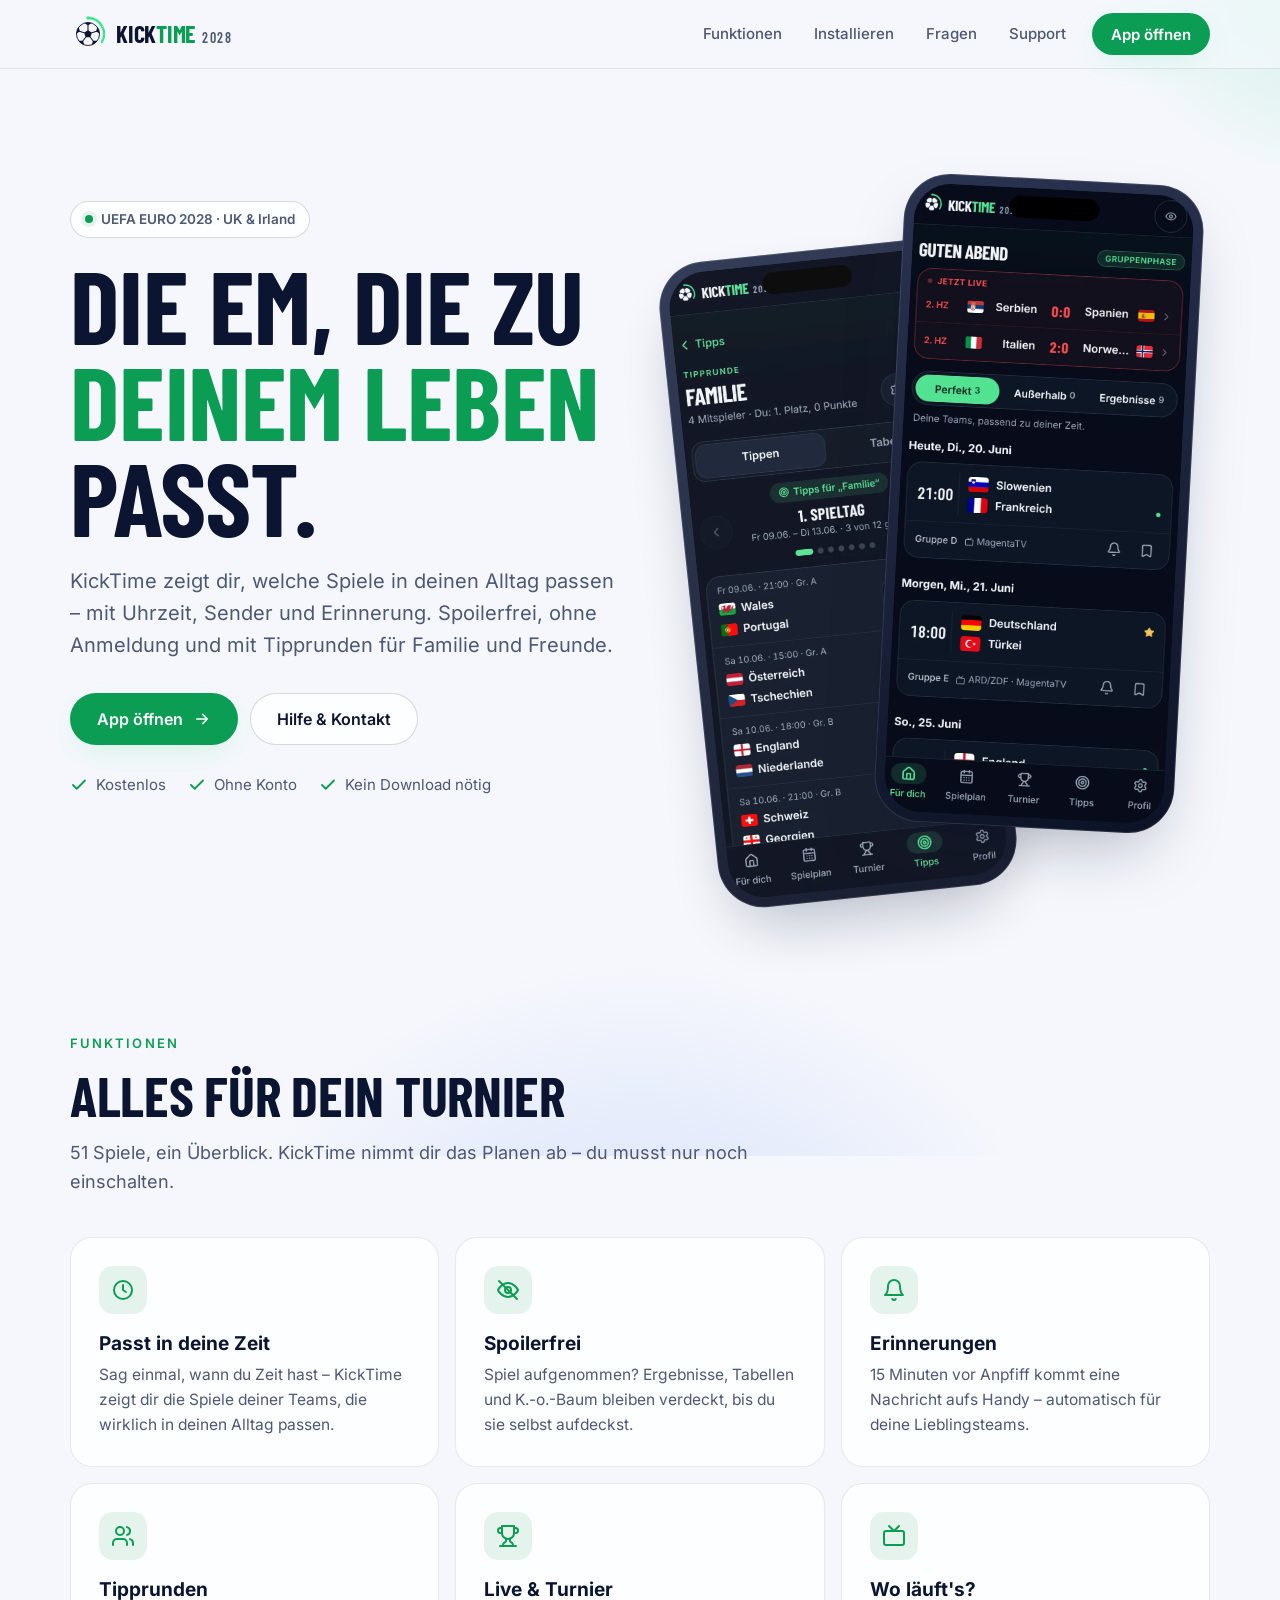
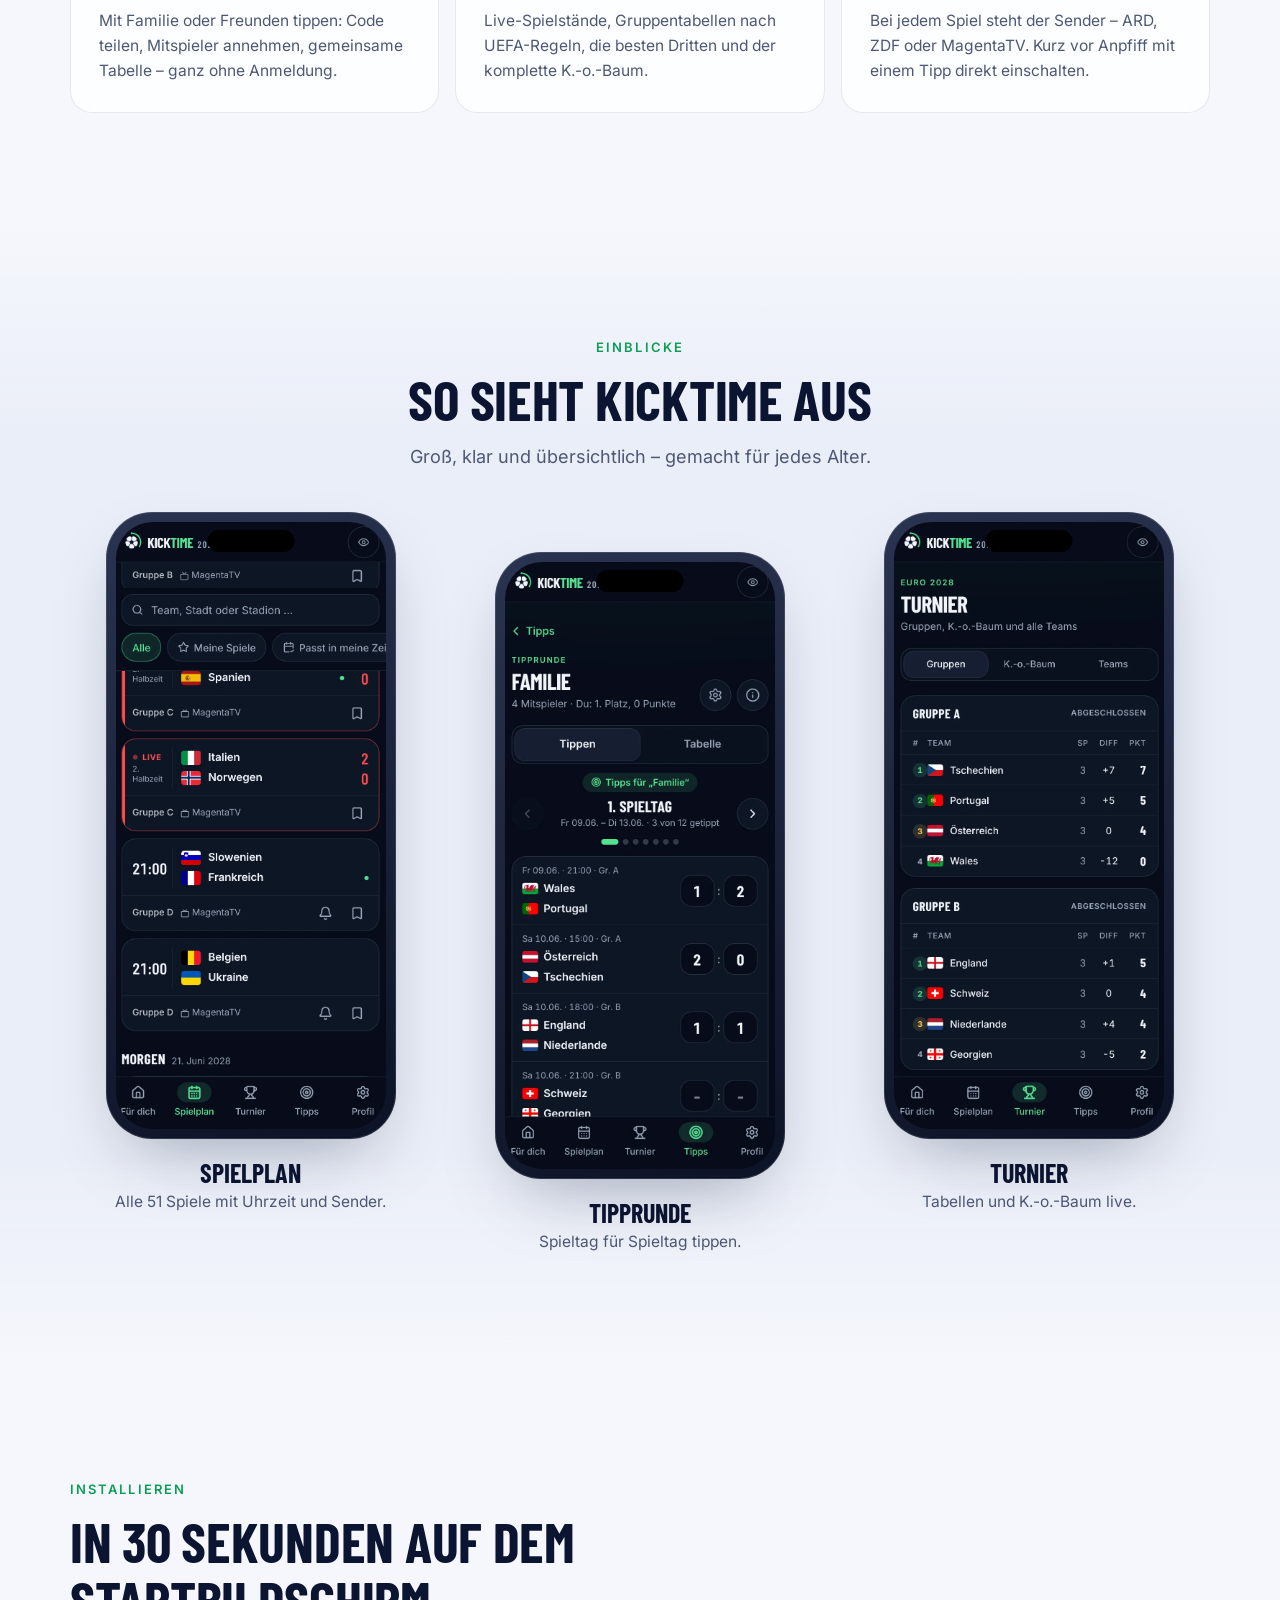
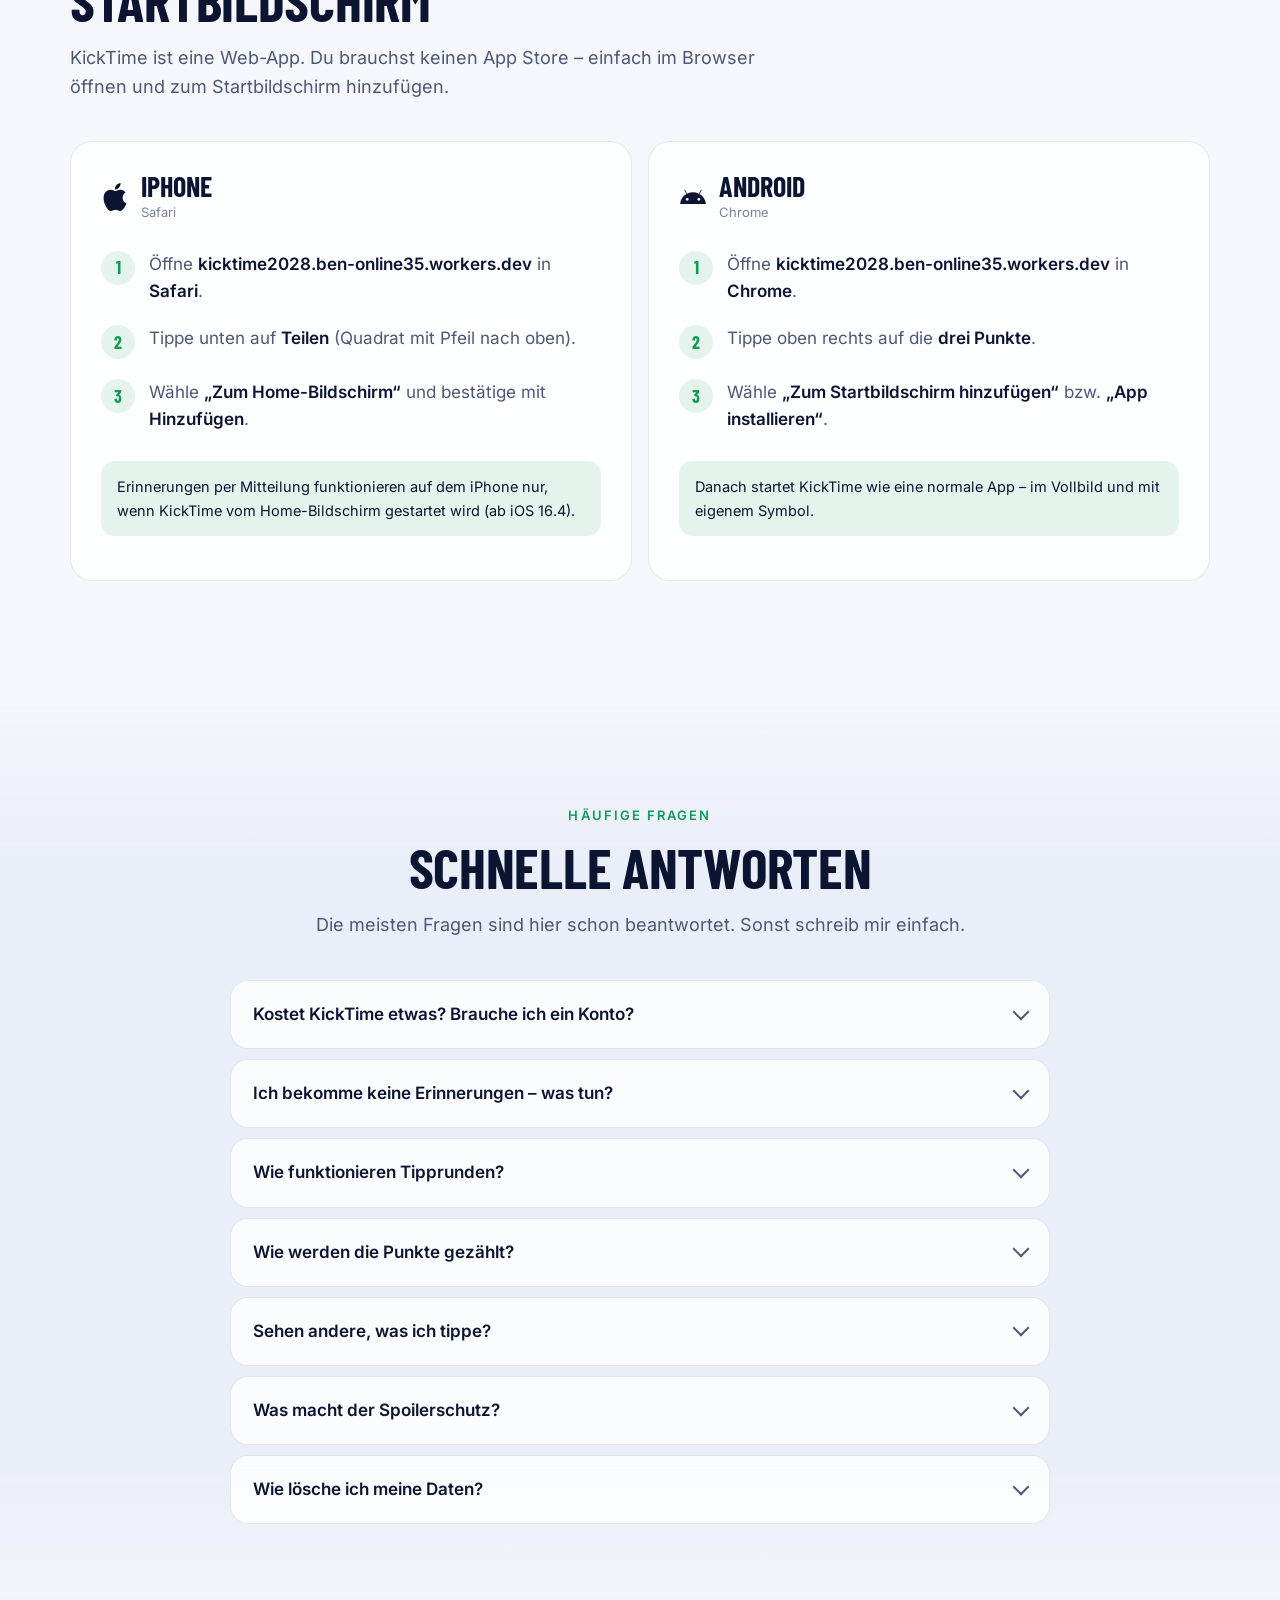
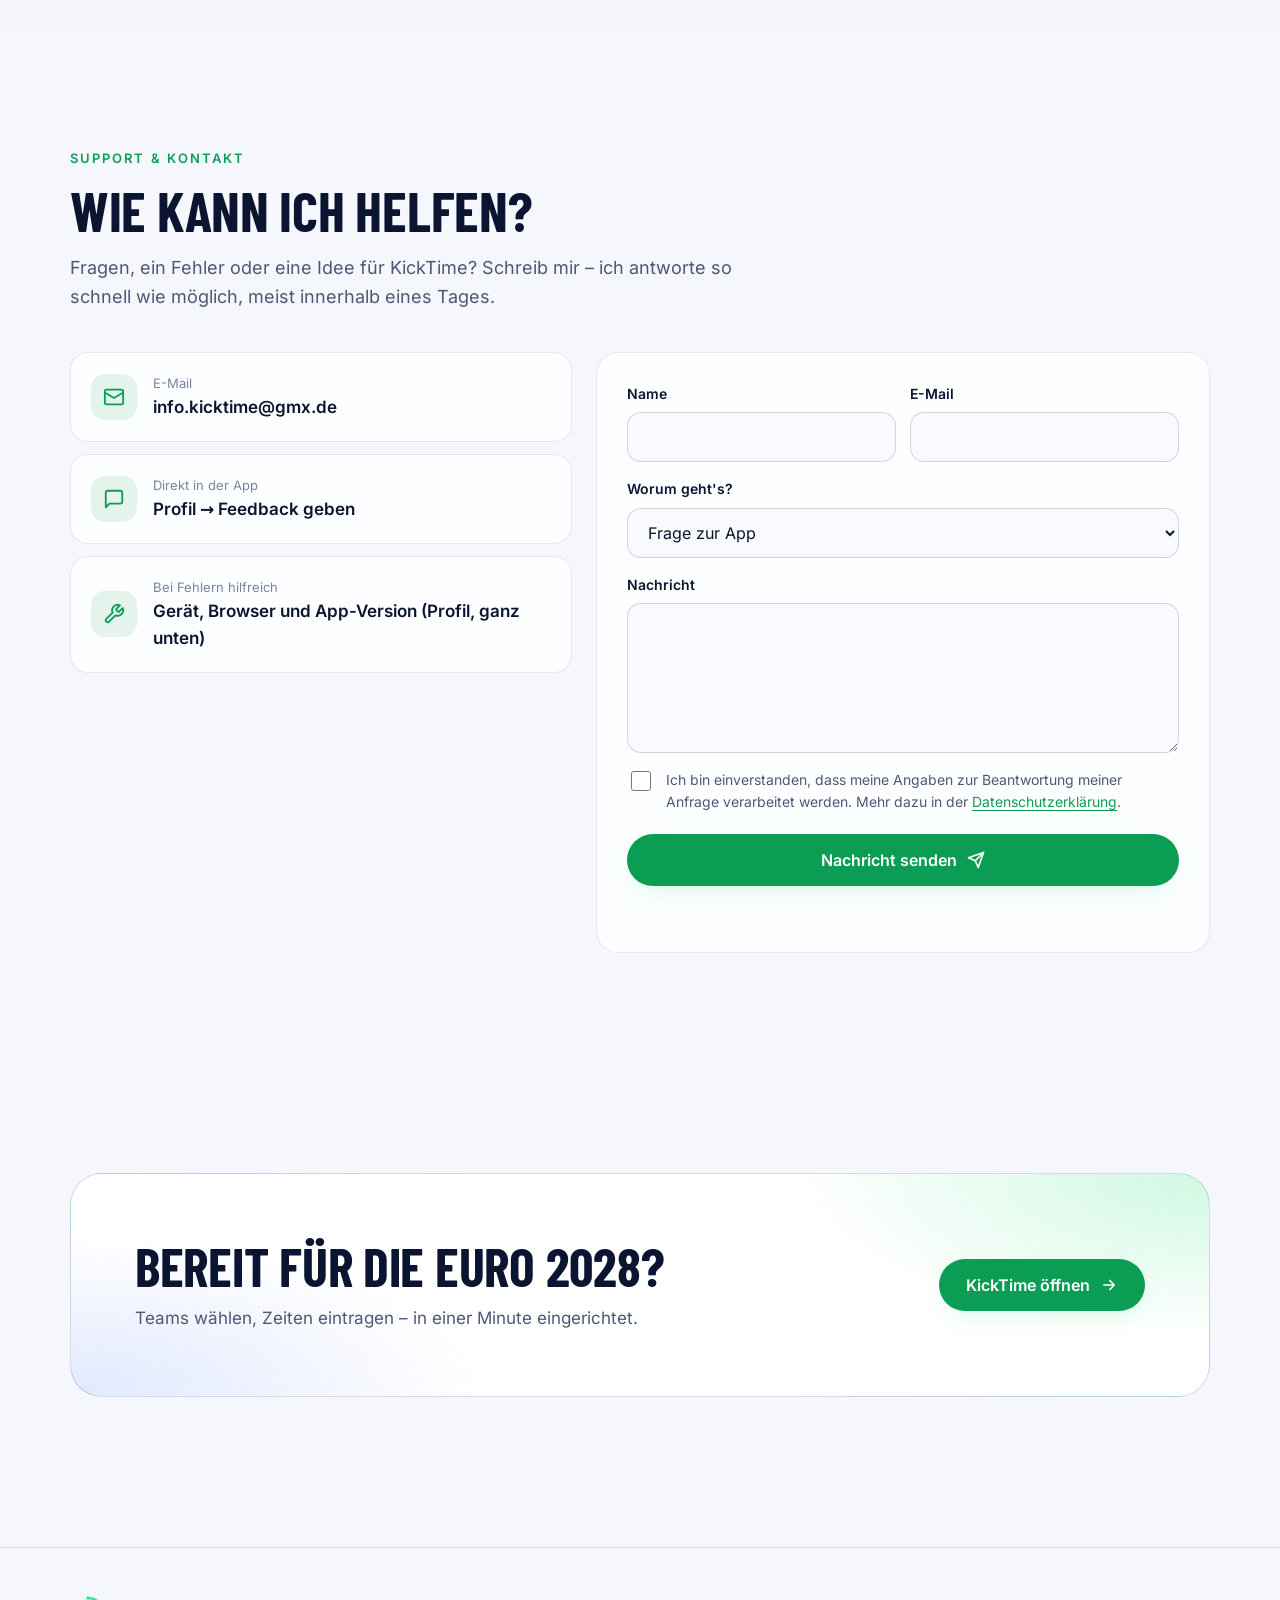
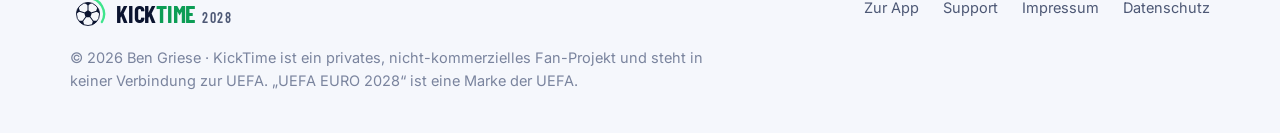
<file: index.html>
<!doctype html> 
<html lang="de" class="no-js">
  <head>
    <meta charset="utf-8" />
    <meta name="viewport" content="width=device-width, initial-scale=1, viewport-fit=cover" />
    <title>KickTime 2028 – Dein EM-Planer · Hilfe & Support</title>
    <meta
      name="description"
      content="KickTime 2028 zeigt dir, welche Spiele der UEFA EURO 2028 in deinen Alltag passen – spoilerfrei, mit Erinnerungen und Tipprunden. Hilfe, Anleitung und Support."
    />
    <meta name="theme-color" content="#070c1b" />
    <link rel="icon" href="favicon.svg" type="image/svg+xml" />
    <link rel="apple-touch-icon" href="apple-touch-icon.png" />
    <link rel="preload" href="assets/fonts/barlow-condensed-700.woff2" as="font" type="font/woff2" crossorigin />
    <link rel="preload" href="assets/fonts/inter-latin-wght.woff2" as="font" type="font/woff2" crossorigin />
    <link rel="stylesheet" href="assets/css/style.css" />
    <meta property="og:title" content="KickTime 2028 – Die EM, die zu deinem Leben passt" />
    <meta
      property="og:description"
      content="Alle Spiele der EURO 2028 auf einen Blick – passend zu deiner Zeit, spoilerfrei, mit Tipprunden für Familie und Freunde."
    />
    <meta property="og:type" content="website" />
    <script>
      document.documentElement.classList.replace("no-js", "js");
    </script>
  </head>
  <body>
    <a class="skip-link" href="#inhalt">Zum Inhalt springen</a>

    <header class="site-header">
      <div class="container header-inner">
        <a class="brand" href="./" aria-label="KickTime 2028 – Startseite">
          <img src="assets/img/logo.svg" alt="" width="36" height="36" />
          <span class="wordmark">Kick<b>Time</b><small>2028</small></span>
        </a>
        <button class="menu-toggle" type="button" aria-controls="nav" aria-expanded="false">
          <span class="sr-only">Menü</span>
          <svg viewBox="0 0 24 24" fill="none" stroke="currentColor" stroke-width="2" stroke-linecap="round" aria-hidden="true">
            <path d="M4 7h16M4 12h16M4 17h16" />
          </svg>
        </button>
        <nav class="nav" id="nav" aria-label="Hauptnavigation">
          <a href="#funktionen">Funktionen</a>
          <a href="#installieren">Installieren</a>
          <a href="#fragen">Fragen</a>
          <a href="#support">Support</a>
          <a class="btn btn-primary btn-sm" href="https://kicktime2028.ben-online35.workers.dev">App öffnen</a>
        </nav>
      </div>
    </header>

    <main id="inhalt">
      <!-- ============ Start ============ -->
      <section class="hero">
        <div class="container hero-grid">
          <div>
            <span class="pill"><span class="dot"></span>UEFA EURO 2028 · UK &amp; Irland</span>
            <h1 class="display">Die EM, die zu <span>deinem Leben</span> passt.</h1>
            <p class="lead">
              KickTime zeigt dir, welche Spiele in deinen Alltag passen – mit Uhrzeit, Sender und
              Erinnerung. Spoilerfrei, ohne Anmeldung und mit Tipprunden für Familie und Freunde.
            </p>
            <div class="hero-actions">
              <a class="btn btn-primary" href="https://kicktime2028.ben-online35.workers.dev">
                App öffnen
                <svg viewBox="0 0 24 24" fill="none" stroke="currentColor" stroke-width="2.2" stroke-linecap="round" stroke-linejoin="round" aria-hidden="true"><path d="M5 12h14M13 6l6 6-6 6" /></svg>
              </a>
              <a class="btn btn-ghost" href="#support">Hilfe &amp; Kontakt</a>
            </div>
            <ul class="hero-facts">
              <li>
                <svg viewBox="0 0 24 24" fill="none" stroke="currentColor" stroke-width="2.4" stroke-linecap="round" stroke-linejoin="round" aria-hidden="true"><path d="M20 6 9 17l-5-5" /></svg>
                Kostenlos
              </li>
              <li>
                <svg viewBox="0 0 24 24" fill="none" stroke="currentColor" stroke-width="2.4" stroke-linecap="round" stroke-linejoin="round" aria-hidden="true"><path d="M20 6 9 17l-5-5" /></svg>
                Ohne Konto
              </li>
              <li>
                <svg viewBox="0 0 24 24" fill="none" stroke="currentColor" stroke-width="2.4" stroke-linecap="round" stroke-linejoin="round" aria-hidden="true"><path d="M20 6 9 17l-5-5" /></svg>
                Kein Download nötig
              </li>
            </ul>
          </div>
          <div class="phones" aria-hidden="true">
            <div class="phone phone-back">
              <img src="assets/img/app-runde.webp" alt="" width="390" height="844" loading="eager" />
            </div>
            <div class="phone phone-front">
              <img src="assets/img/app-home.webp" alt="" width="390" height="844" fetchpriority="high" />
            </div>
          </div>
        </div>
      </section>

      <!-- ============ Funktionen ============ -->
      <section id="funktionen">
        <div class="container">
          <div class="section-head reveal">
            <span class="eyebrow">Funktionen</span>
            <h2 class="display">Alles für dein Turnier</h2>
            <p>51 Spiele, ein Überblick. KickTime nimmt dir das Planen ab – du musst nur noch einschalten.</p>
          </div>
          <div class="features">
            <article class="feature reveal">
              <div class="icon">
                <svg viewBox="0 0 24 24" fill="none" stroke="currentColor" stroke-width="2" stroke-linecap="round" stroke-linejoin="round" aria-hidden="true"><circle cx="12" cy="12" r="9" /><path d="M12 7v5l3 2" /></svg>
              </div>
              <h3>Passt in deine Zeit</h3>
              <p>Sag einmal, wann du Zeit hast – KickTime zeigt dir die Spiele deiner Teams, die wirklich in deinen Alltag passen.</p>
            </article>
            <article class="feature reveal">
              <div class="icon">
                <svg viewBox="0 0 24 24" fill="none" stroke="currentColor" stroke-width="2" stroke-linecap="round" stroke-linejoin="round" aria-hidden="true"><path d="M2 12s3.5-7 10-7 10 7 10 7-3.5 7-10 7S2 12 2 12Z" /><circle cx="12" cy="12" r="3" /><path d="m3 3 18 18" /></svg>
              </div>
              <h3>Spoilerfrei</h3>
              <p>Spiel aufgenommen? Ergebnisse, Tabellen und K.-o.-Baum bleiben verdeckt, bis du sie selbst aufdeckst.</p>
            </article>
            <article class="feature reveal">
              <div class="icon">
                <svg viewBox="0 0 24 24" fill="none" stroke="currentColor" stroke-width="2" stroke-linecap="round" stroke-linejoin="round" aria-hidden="true"><path d="M6 8a6 6 0 0 1 12 0c0 7 3 9 3 9H3s3-2 3-9" /><path d="M10.3 21a1.94 1.94 0 0 0 3.4 0" /></svg>
              </div>
              <h3>Erinnerungen</h3>
              <p>15 Minuten vor Anpfiff kommt eine Nachricht aufs Handy – automatisch für deine Lieblingsteams.</p>
            </article>
            <article class="feature reveal">
              <div class="icon">
                <svg viewBox="0 0 24 24" fill="none" stroke="currentColor" stroke-width="2" stroke-linecap="round" stroke-linejoin="round" aria-hidden="true"><path d="M16 21v-2a4 4 0 0 0-4-4H6a4 4 0 0 0-4 4v2" /><circle cx="9" cy="7" r="4" /><path d="M22 21v-2a4 4 0 0 0-3-3.87M16 3.13a4 4 0 0 1 0 7.75" /></svg>
              </div>
              <h3>Tipprunden</h3>
              <p>Mit Familie oder Freunden tippen: Code teilen, Mitspieler annehmen, gemeinsame Tabelle – ganz ohne Anmeldung.</p>
            </article>
            <article class="feature reveal">
              <div class="icon">
                <svg viewBox="0 0 24 24" fill="none" stroke="currentColor" stroke-width="2" stroke-linecap="round" stroke-linejoin="round" aria-hidden="true"><path d="M6 9H4.5a2.5 2.5 0 0 1 0-5H6M18 9h1.5a2.5 2.5 0 0 0 0-5H18M4 22h16M10 14.66V17c0 .55-.47.98-.97 1.21C7.85 18.75 7 20.24 7 22M14 14.66V17c0 .55.47.98.97 1.21C16.15 18.75 17 20.24 17 22" /><path d="M18 2H6v7a6 6 0 0 0 12 0V2Z" /></svg>
              </div>
              <h3>Live &amp; Turnier</h3>
              <p>Live-Spielstände, Gruppentabellen nach UEFA-Regeln, die besten Dritten und der komplette K.-o.-Baum.</p>
            </article>
            <article class="feature reveal">
              <div class="icon">
                <svg viewBox="0 0 24 24" fill="none" stroke="currentColor" stroke-width="2" stroke-linecap="round" stroke-linejoin="round" aria-hidden="true"><rect x="2" y="7" width="20" height="14" rx="2" /><path d="m17 2-5 5-5-5" /></svg>
              </div>
              <h3>Wo läuft's?</h3>
              <p>Bei jedem Spiel steht der Sender – ARD, ZDF oder MagentaTV. Kurz vor Anpfiff mit einem Tipp direkt einschalten.</p>
            </article>
          </div>
        </div>
      </section>

      <!-- ============ Einblicke ============ -->
      <section class="band" aria-labelledby="einblicke-titel">
        <div class="container">
          <div class="section-head center reveal">
            <span class="eyebrow">Einblicke</span>
            <h2 class="display" id="einblicke-titel">So sieht KickTime aus</h2>
            <p>Groß, klar und übersichtlich – gemacht für jedes Alter.</p>
          </div>
          <div class="gallery">
            <figure class="reveal">
              <div class="phone"><img src="assets/img/app-spielplan.webp" alt="Spielplan der EURO 2028 in der App, nach Tagen sortiert" width="390" height="844" loading="lazy" /></div>
              <figcaption><strong>Spielplan</strong><span>Alle 51 Spiele mit Uhrzeit und Sender.</span></figcaption>
            </figure>
            <figure class="reveal">
              <div class="phone"><img src="assets/img/app-runde.webp" alt="Tipprunde „Familie“ mit eingetragenen Tipps für den ersten Spieltag" width="390" height="844" loading="lazy" /></div>
              <figcaption><strong>Tipprunde</strong><span>Spieltag für Spieltag tippen.</span></figcaption>
            </figure>
            <figure class="reveal">
              <div class="phone"><img src="assets/img/app-turnier.webp" alt="Gruppentabellen der EURO 2028 in der App" width="390" height="844" loading="lazy" /></div>
              <figcaption><strong>Turnier</strong><span>Tabellen und K.-o.-Baum live.</span></figcaption>
            </figure>
          </div>
        </div>
      </section>

      <!-- ============ Installieren ============ -->
      <section id="installieren">
        <div class="container">
          <div class="section-head reveal">
            <span class="eyebrow">Installieren</span>
            <h2 class="display">In 30 Sekunden auf dem Startbildschirm</h2>
            <p>KickTime ist eine Web-App. Du brauchst keinen App Store – einfach im Browser öffnen und zum Startbildschirm hinzufügen.</p>
          </div>
          <div class="install">
            <article class="install-card reveal">
              <header>
                <svg viewBox="0 0 24 24" fill="currentColor" aria-hidden="true"><path d="M12.152 6.896c-.948 0-2.415-1.078-3.96-1.04-2.04.027-3.91 1.183-4.961 3.014-2.117 3.675-.546 9.103 1.519 12.09 1.013 1.454 2.208 3.09 3.792 3.039 1.52-.065 2.09-.987 3.935-.987 1.831 0 2.35.987 3.96.948 1.637-.026 2.676-1.48 3.676-2.948 1.156-1.688 1.636-3.325 1.662-3.415-.039-.013-3.182-1.221-3.22-4.857-.026-3.04 2.48-4.494 2.597-4.559-1.429-2.09-3.623-2.324-4.39-2.376-2-.156-3.675 1.09-4.61 1.09zM15.53 3.83c.843-1.012 1.4-2.427 1.245-3.83-1.207.052-2.662.805-3.532 1.818-.78.896-1.454 2.338-1.273 3.714 1.338.104 2.715-.688 3.559-1.701" /></svg>
                <div><h3>iPhone</h3><small>Safari</small></div>
              </header>
              <ol class="steps">
                <li><span>Öffne <strong>kicktime2028.ben-online35.workers.dev</strong> in <strong>Safari</strong>.</span></li>
                <li><span>Tippe unten auf <strong>Teilen</strong> (Quadrat mit Pfeil nach oben).</span></li>
                <li><span>Wähle <strong>„Zum Home-Bildschirm“</strong> und bestätige mit <strong>Hinzufügen</strong>.</span></li>
              </ol>
              <p class="note">Erinnerungen per Mitteilung funktionieren auf dem iPhone nur, wenn KickTime vom Home-Bildschirm gestartet wird (ab iOS 16.4).</p>
            </article>
            <article class="install-card reveal">
              <header>
                <svg viewBox="0 0 24 24" fill="currentColor" aria-hidden="true"><path d="M17.6 9.48 19.44 6.3a.38.38 0 0 0-.66-.38l-1.86 3.22a11.5 11.5 0 0 0-9.84 0L5.22 5.92a.38.38 0 0 0-.66.38L6.4 9.48A10.8 10.8 0 0 0 1 18h22a10.8 10.8 0 0 0-5.4-8.52ZM7 15.25a1.25 1.25 0 1 1 0-2.5 1.25 1.25 0 0 1 0 2.5Zm10 0a1.25 1.25 0 1 1 0-2.5 1.25 1.25 0 0 1 0 2.5Z" /></svg>
                <div><h3>Android</h3><small>Chrome</small></div>
              </header>
              <ol class="steps">
                <li><span>Öffne <strong>kicktime2028.ben-online35.workers.dev</strong> in <strong>Chrome</strong>.</span></li>
                <li><span>Tippe oben rechts auf die <strong>drei Punkte</strong>.</span></li>
                <li><span>Wähle <strong>„Zum Startbildschirm hinzufügen“</strong> bzw. <strong>„App installieren“</strong>.</span></li>
              </ol>
              <p class="note">Danach startet KickTime wie eine normale App – im Vollbild und mit eigenem Symbol.</p>
            </article>
          </div>
        </div>
      </section>

      <!-- ============ Fragen ============ -->
      <section id="fragen" class="band">
        <div class="container">
          <div class="section-head center reveal">
            <span class="eyebrow">Häufige Fragen</span>
            <h2 class="display">Schnelle Antworten</h2>
            <p>Die meisten Fragen sind hier schon beantwortet. Sonst schreib mir einfach.</p>
          </div>
          <div class="faq reveal">
            <details>
              <summary>Kostet KickTime etwas? Brauche ich ein Konto?</summary>
              <div class="answer">
                <p>Nein und nein. KickTime ist kostenlos, ohne Werbung und ohne Anmeldung. Deine Einstellungen bleiben auf deinem Gerät.</p>
              </div>
            </details>
            <details>
              <summary>Ich bekomme keine Erinnerungen – was tun?</summary>
              <div class="answer">
                <p>Öffne in der App <strong>Profil → Erinnerungen</strong> und schalte sie ein. Dein Handy fragt dann einmal nach der Erlaubnis für Mitteilungen.</p>
                <p>Auf dem iPhone klappt das nur, wenn KickTime über das Symbol auf dem Home-Bildschirm gestartet wird (siehe „Installieren“). Prüfe außerdem, ob der Fokus-Modus Mitteilungen blockiert.</p>
              </div>
            </details>
            <details>
              <summary>Wie funktionieren Tipprunden?</summary>
              <div class="answer">
                <p>Unter <strong>Tipps</strong> erstellst du eine Runde und schickst den Code oder Link an Familie und Freunde. Wer beitritt, stellt eine Anfrage – du nimmst sie in den Einstellungen der Runde (Zahnrad) an.</p>
                <p>Getippt wird Spieltag für Spieltag, bis zum Anpfiff. Jede Runde hat eigene Tipps; bereits getippte Spiele kannst du aus einer anderen Runde übernehmen.</p>
              </div>
            </details>
            <details>
              <summary>Wie werden die Punkte gezählt?</summary>
              <div class="answer">
                <p><strong>4 Punkte</strong> für das exakte Ergebnis, <strong>3 Punkte</strong> für die richtige Tordifferenz, <strong>2 Punkte</strong> für den richtigen Sieger bzw. ein Unentschieden. Halbfinale und Finale zählen doppelt.</p>
                <p>Für den richtigen Europameister gibt es <strong>10 Bonuspunkte</strong> – abzugeben bis zum Eröffnungsspiel. Gewertet wird nach 90 bzw. 120 Minuten, das Elfmeterschießen zählt nicht.</p>
              </div>
            </details>
            <details>
              <summary>Sehen andere, was ich tippe?</summary>
              <div class="answer">
                <p>Erst ab dem Anpfiff des jeweiligen Spiels – vorher kann niemand spicken. Deinen Europameister-Tipp sehen die anderen ab dem Eröffnungsspiel.</p>
              </div>
            </details>
            <details>
              <summary>Was macht der Spoilerschutz?</summary>
              <div class="answer">
                <p>Mit dem Auge oben rechts in der App verdeckst du Ergebnisse, Tabellen und den K.-o.-Baum. Aufgedeckt wird nur, was du antippst – ideal, wenn du ein Spiel später schaust.</p>
              </div>
            </details>
            <details>
              <summary>Wie lösche ich meine Daten?</summary>
              <div class="answer">
                <p>In der App unter <strong>Profil → Alle Daten löschen</strong>. Daten aus Tipprunden verschwinden, wenn du die Runde verlässt. Für alles Weitere genügt eine kurze Nachricht – Details stehen in der <a href="datenschutz.html">Datenschutzerklärung</a>.</p>
              </div>
            </details>
          </div>
        </div>
      </section>

      <!-- ============ Support ============ -->
      <section id="support">
        <div class="container">
          <div class="section-head reveal">
            <span class="eyebrow">Support &amp; Kontakt</span>
            <h2 class="display">Wie kann ich helfen?</h2>
            <p>Fragen, ein Fehler oder eine Idee für KickTime? Schreib mir – ich antworte so schnell wie möglich, meist innerhalb eines Tages.</p>
          </div>
          <div class="support">
            <div class="contact-cards reveal">
              <a class="contact-card" href="mailto:info.kicktime@gmx.de">
                <span class="icon"><svg viewBox="0 0 24 24" fill="none" stroke="currentColor" stroke-width="2" stroke-linecap="round" stroke-linejoin="round" aria-hidden="true"><rect x="2" y="4" width="20" height="16" rx="2" /><path d="m22 7-10 6L2 7" /></svg></span>
                <span><small>E-Mail</small><strong>info.kicktime@gmx.de</strong></span>
              </a>
              <a class="contact-card" href="https://kicktime2028.ben-online35.workers.dev">
                <span class="icon"><svg viewBox="0 0 24 24" fill="none" stroke="currentColor" stroke-width="2" stroke-linecap="round" stroke-linejoin="round" aria-hidden="true"><path d="M21 15a2 2 0 0 1-2 2H7l-4 4V5a2 2 0 0 1 2-2h14a2 2 0 0 1 2 2z" /></svg></span>
                <span><small>Direkt in der App</small><strong>Profil → Feedback geben</strong></span>
              </a>
              <div class="contact-card">
                <span class="icon"><svg viewBox="0 0 24 24" fill="none" stroke="currentColor" stroke-width="2" stroke-linecap="round" stroke-linejoin="round" aria-hidden="true"><path d="M14.7 6.3a1 1 0 0 0 0 1.4l1.6 1.6a1 1 0 0 0 1.4 0l3.77-3.77a6 6 0 0 1-7.94 7.94l-6.91 6.91a2.12 2.12 0 0 1-3-3l6.91-6.91a6 6 0 0 1 7.94-7.94l-3.76 3.76z" /></svg></span>
                <span><small>Bei Fehlern hilfreich</small><strong>Gerät, Browser und App-Version (Profil, ganz unten)</strong></span>
              </div>
            </div>

            <form class="form reveal" id="support-form" action="https://formspree.io/f/mpqnnabg" method="post">
              <div class="row">
                <div class="field">
                  <label for="name">Name</label>
                  <input id="name" name="name" type="text" autocomplete="name" required maxlength="80" />
                </div>
                <div class="field">
                  <label for="email">E-Mail</label>
                  <input id="email" name="email" type="email" autocomplete="email" required maxlength="120" />
                </div>
              </div>
              <div class="field">
                <label for="thema">Worum geht's?</label>
                <select id="thema" name="thema">
                  <option>Frage zur App</option>
                  <option>Fehler melden</option>
                  <option>Tipprunde</option>
                  <option>Erinnerungen / Mitteilungen</option>
                  <option>Idee oder Wunsch</option>
                  <option>Datenschutz</option>
                  <option>Sonstiges</option>
                </select>
              </div>
              <div class="field">
                <label for="nachricht">Nachricht</label>
                <textarea id="nachricht" name="message" required maxlength="4000"></textarea>
              </div>
              <input class="hp" type="text" name="_gotcha" tabindex="-1" autocomplete="off" aria-hidden="true" />
              <input type="hidden" name="_subject" value="KickTime 2028 – Support-Anfrage" />
              <label class="consent">
                <input type="checkbox" required />
                <span>Ich bin einverstanden, dass meine Angaben zur Beantwortung meiner Anfrage verarbeitet werden. Mehr dazu in der <a href="datenschutz.html#kontakt">Datenschutzerklärung</a>.</span>
              </label>
              <button class="btn btn-primary" type="submit">
                Nachricht senden
                <svg viewBox="0 0 24 24" fill="none" stroke="currentColor" stroke-width="2.2" stroke-linecap="round" stroke-linejoin="round" aria-hidden="true"><path d="m22 2-7 20-4-9-9-4Z" /><path d="M22 2 11 13" /></svg>
              </button>
              <p class="form-status" role="status" aria-live="polite"></p>
            </form>
          </div>
        </div>
      </section>

      <section>
        <div class="container">
          <div class="cta reveal">
            <div>
              <h2 class="display">Bereit für die EURO 2028?</h2>
              <p>Teams wählen, Zeiten eintragen – in einer Minute eingerichtet.</p>
            </div>
            <a class="btn btn-primary" href="https://kicktime2028.ben-online35.workers.dev">
              KickTime öffnen
              <svg viewBox="0 0 24 24" fill="none" stroke="currentColor" stroke-width="2.2" stroke-linecap="round" stroke-linejoin="round" aria-hidden="true"><path d="M5 12h14M13 6l6 6-6 6" /></svg>
            </a>
          </div>
        </div>
      </section>
    </main>

    <footer class="site-footer">
      <div class="container">
        <div class="footer-grid">
          <a class="brand" href="./" aria-label="KickTime 2028 – Startseite">
            <img src="assets/img/logo.svg" alt="" width="32" height="32" />
            <span class="wordmark">Kick<b>Time</b><small>2028</small></span>
          </a>
          <nav class="footer-links" aria-label="Rechtliches">
            <a href="https://kicktime2028.ben-online35.workers.dev">Zur App</a>
            <a href="#support">Support</a>
            <a href="impressum.html">Impressum</a>
            <a href="datenschutz.html">Datenschutz</a>
          </nav>
        </div>
        <p>
          © <span data-year>2026</span> Ben Griese · KickTime ist ein privates, nicht-kommerzielles Fan-Projekt und steht in keiner Verbindung zur UEFA. „UEFA EURO 2028“ ist eine Marke der UEFA.
        </p>
      </div>
    </footer>

    <script src="assets/js/main.js" defer></script>
  </body>
</html>
</file>
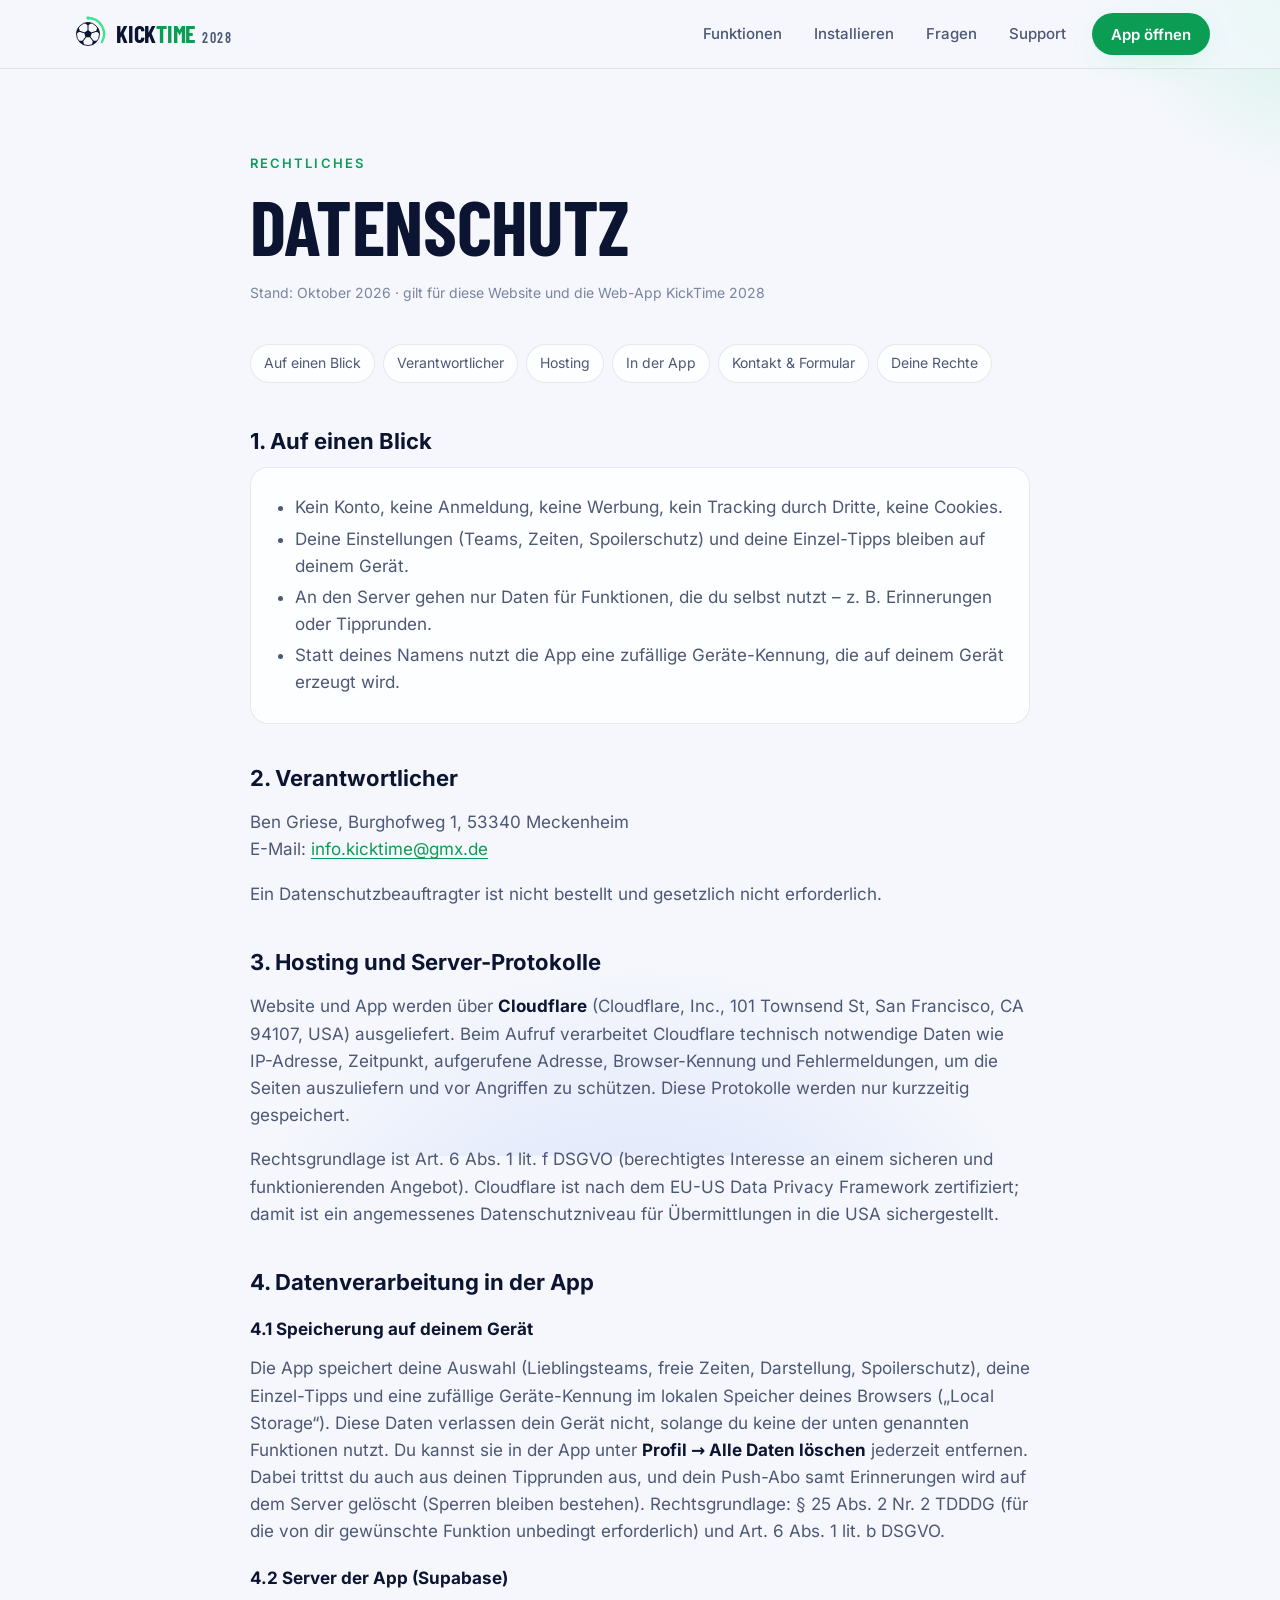
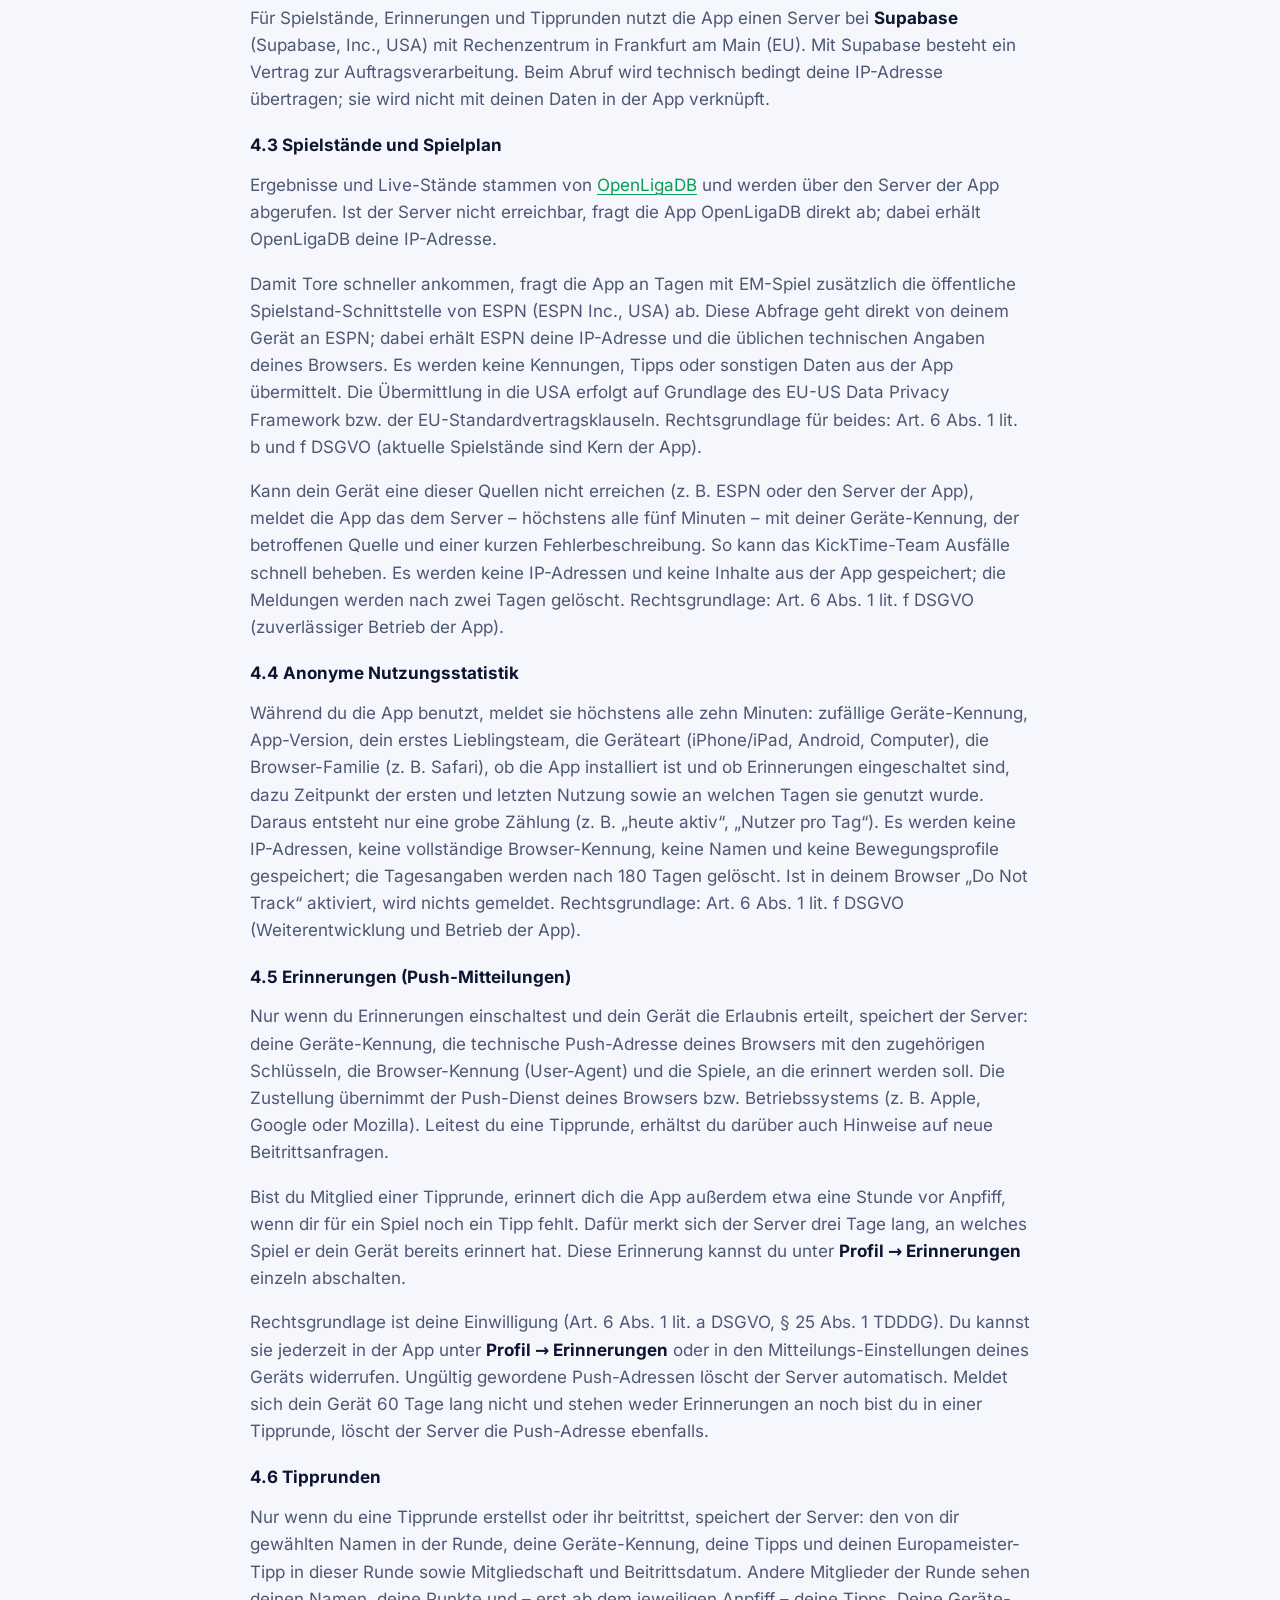
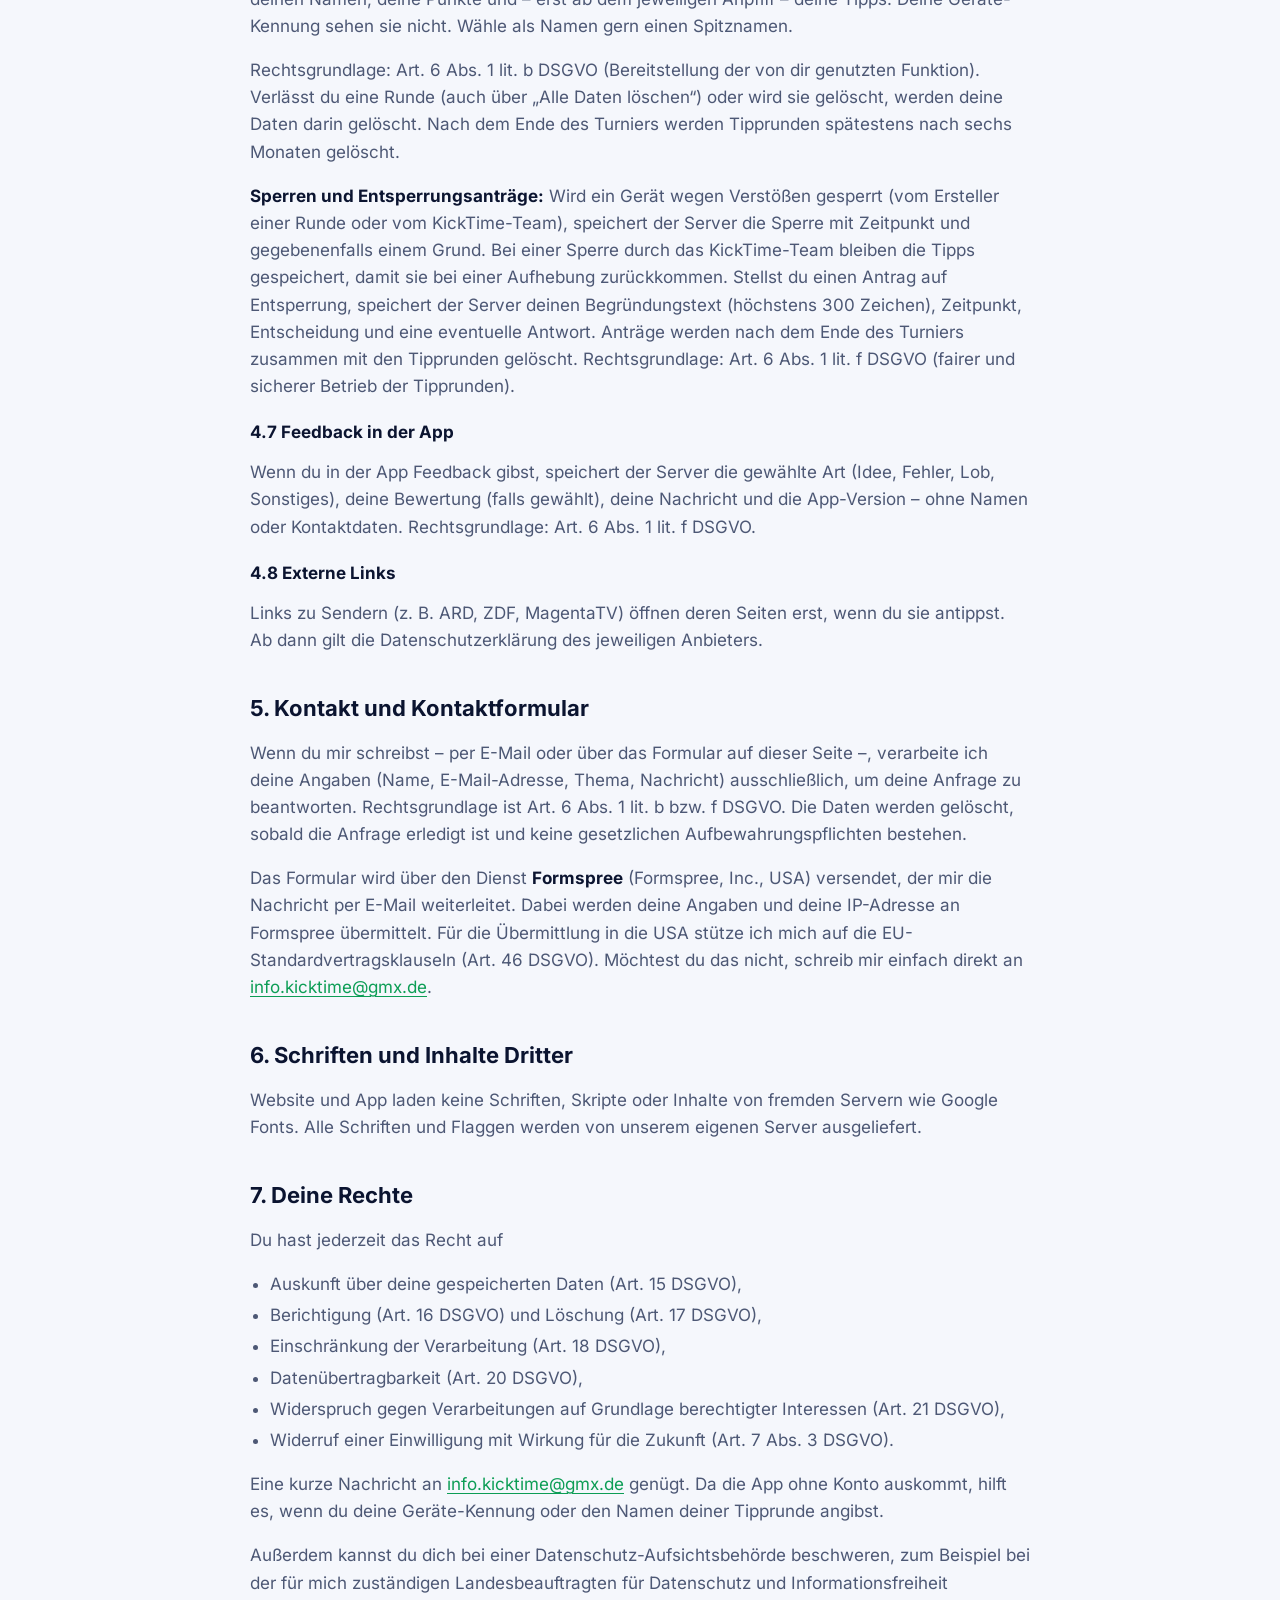
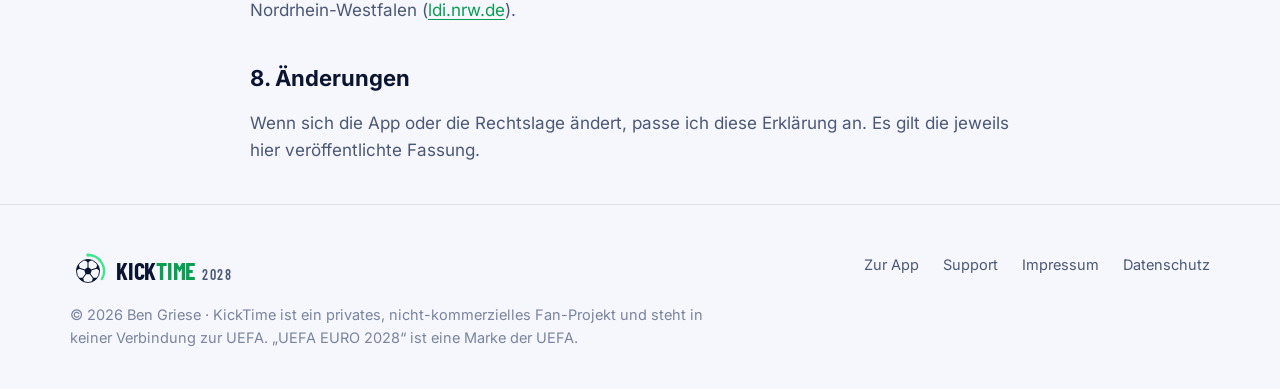
<file: datenschutz.html>
<!doctype html> 
<html lang="de" class="no-js">
  <head>
    <meta charset="utf-8" />
    <meta name="viewport" content="width=device-width, initial-scale=1, viewport-fit=cover" />
    <title>Datenschutz · KickTime 2028</title>
    <meta name="description" content="Datenschutzerklärung für die Website und die Web-App KickTime 2028." />
    <meta name="theme-color" content="#070c1b" />
    <link rel="icon" href="favicon.svg" type="image/svg+xml" />
    <link rel="apple-touch-icon" href="apple-touch-icon.png" />
    <link rel="preload" href="assets/fonts/barlow-condensed-700.woff2" as="font" type="font/woff2" crossorigin />
        <link rel="stylesheet" href="assets/css/style.css" />
    <meta name="robots" content="noindex, follow" />
    <script>
      document.documentElement.classList.replace("no-js", "js");
    </script>
  </head>
  <body>
    <a class="skip-link" href="#inhalt">Zum Inhalt springen</a>

    <header class="site-header">
      <div class="container header-inner">
        <a class="brand" href="./" aria-label="KickTime 2028 – Startseite">
          <img src="assets/img/logo.svg" alt="" width="36" height="36" />
          <span class="wordmark">Kick<b>Time</b><small>2028</small></span>
        </a>
        <button class="menu-toggle" type="button" aria-controls="nav" aria-expanded="false">
          <span class="sr-only">Menü</span>
          <svg viewBox="0 0 24 24" fill="none" stroke="currentColor" stroke-width="2" stroke-linecap="round" aria-hidden="true">
            <path d="M4 7h16M4 12h16M4 17h16" />
          </svg>
        </button>
        <nav class="nav" id="nav" aria-label="Hauptnavigation">
          <a href="./#funktionen">Funktionen</a>
          <a href="./#installieren">Installieren</a>
          <a href="./#fragen">Fragen</a>
          <a href="./#support">Support</a>
          <a class="btn btn-primary btn-sm" href="https://kicktime2028.ben-online35.workers.dev">App öffnen</a>
        </nav>
      </div>
    </header>

    <main id="inhalt" class="legal">
      <div class="container legal-wrap">
        <span class="eyebrow">Rechtliches</span>
        <h1 class="display">Datenschutz</h1>
        <p class="updated">Stand: Oktober 2026 · gilt für diese Website und die Web-App KickTime 2028</p>

        <ul class="toc" aria-label="Inhalt">
          <li><a href="#kurz">Auf einen Blick</a></li>
          <li><a href="#verantwortlich">Verantwortlicher</a></li>
          <li><a href="#hosting">Hosting</a></li>
          <li><a href="#app">In der App</a></li>
          <li><a href="#kontakt">Kontakt &amp; Formular</a></li>
          <li><a href="#rechte">Deine Rechte</a></li>
        </ul>

        <h2 id="kurz">1. Auf einen Blick</h2>
        <div class="card">
          <ul>
            <li>Kein Konto, keine Anmeldung, keine Werbung, kein Tracking durch Dritte, keine Cookies.</li>
            <li>Deine Einstellungen (Teams, Zeiten, Spoilerschutz) und deine Einzel-Tipps bleiben auf deinem Gerät.</li>
            <li>An den Server gehen nur Daten für Funktionen, die du selbst nutzt – z. B. Erinnerungen oder Tipprunden.</li>
            <li>Statt deines Namens nutzt die App eine zufällige Geräte-Kennung, die auf deinem Gerät erzeugt wird.</li>
          </ul>
        </div>

        <h2 id="verantwortlich">2. Verantwortlicher</h2>
        <p>
          Ben Griese, Burghofweg 1, 53340 Meckenheim<br />
          E-Mail: <a href="mailto:info.kicktime@gmx.de">info.kicktime@gmx.de</a>
        </p>
        <p>Ein Datenschutzbeauftragter ist nicht bestellt und gesetzlich nicht erforderlich.</p>

        <h2 id="hosting">3. Hosting und Server-Protokolle</h2>
        <p>
          Website und App werden über <strong>Cloudflare</strong> (Cloudflare, Inc., 101 Townsend St,
          San Francisco, CA 94107, USA) ausgeliefert. Beim Aufruf verarbeitet Cloudflare technisch
          notwendige Daten wie IP-Adresse, Zeitpunkt, aufgerufene Adresse, Browser-Kennung und
          Fehlermeldungen, um die Seiten auszuliefern und vor Angriffen zu schützen. Diese Protokolle
          werden nur kurzzeitig gespeichert.
        </p>
        <p>
          Rechtsgrundlage ist Art. 6 Abs. 1 lit. f DSGVO (berechtigtes Interesse an einem sicheren und
          funktionierenden Angebot). Cloudflare ist nach dem EU-US Data Privacy Framework zertifiziert;
          damit ist ein angemessenes Datenschutzniveau für Übermittlungen in die USA sichergestellt.
        </p>

        <h2 id="app">4. Datenverarbeitung in der App</h2>

        <h3>4.1 Speicherung auf deinem Gerät</h3>
        <p>
          Die App speichert deine Auswahl (Lieblingsteams, freie Zeiten, Darstellung, Spoilerschutz),
          deine Einzel-Tipps und eine zufällige Geräte-Kennung im lokalen Speicher deines Browsers
          („Local Storage“). Diese Daten verlassen dein Gerät nicht, solange du keine der unten
          genannten Funktionen nutzt. Du kannst sie in der App unter <strong>Profil → Alle Daten löschen</strong>
          jederzeit entfernen. Dabei trittst du auch aus deinen Tipprunden aus, und dein Push-Abo samt
          Erinnerungen wird auf dem Server gelöscht (Sperren bleiben bestehen). Rechtsgrundlage: § 25
          Abs. 2 Nr. 2 TDDDG (für die von dir gewünschte Funktion unbedingt erforderlich) und Art. 6
          Abs. 1 lit. b DSGVO.
        </p>

        <h3>4.2 Server der App (Supabase)</h3>
        <p>
          Für Spielstände, Erinnerungen und Tipprunden nutzt die App einen Server bei
          <strong>Supabase</strong> (Supabase, Inc., USA) mit Rechenzentrum in Frankfurt am Main (EU).
          Mit Supabase besteht ein Vertrag zur Auftragsverarbeitung. Beim Abruf wird technisch bedingt
          deine IP-Adresse übertragen; sie wird nicht mit deinen Daten in der App verknüpft.
        </p>

        <h3>4.3 Spielstände und Spielplan</h3>
        <p>
          Ergebnisse und Live-Stände stammen von <a href="https://www.openligadb.de" rel="noopener">OpenLigaDB</a>
          und werden über den Server der App abgerufen. Ist der Server nicht erreichbar, fragt die App
          OpenLigaDB direkt ab; dabei erhält OpenLigaDB deine IP-Adresse.
        </p>
        <p>
          Damit Tore schneller ankommen, fragt die App an Tagen mit EM-Spiel zusätzlich die öffentliche
          Spielstand-Schnittstelle von ESPN (ESPN Inc., USA) ab. Diese Abfrage geht direkt von deinem
          Gerät an ESPN; dabei erhält ESPN deine IP-Adresse und die üblichen technischen Angaben deines
          Browsers. Es werden keine Kennungen, Tipps oder sonstigen Daten aus der App übermittelt. Die
          Übermittlung in die USA erfolgt auf Grundlage des EU-US Data Privacy Framework bzw. der
          EU-Standardvertragsklauseln. Rechtsgrundlage für beides: Art. 6 Abs. 1 lit. b und f DSGVO
          (aktuelle Spielstände sind Kern der App).
        </p>
        <p>
          Kann dein Gerät eine dieser Quellen nicht erreichen (z.&nbsp;B. ESPN oder den Server der
          App), meldet die App das dem Server – höchstens alle fünf Minuten – mit deiner
          Geräte-Kennung, der betroffenen Quelle und einer kurzen Fehlerbeschreibung. So kann das
          KickTime-Team Ausfälle schnell beheben. Es werden keine IP-Adressen und keine Inhalte aus
          der App gespeichert; die Meldungen werden nach zwei Tagen gelöscht. Rechtsgrundlage: Art. 6
          Abs. 1 lit. f DSGVO (zuverlässiger Betrieb der App).
        </p>

        <h3>4.4 Anonyme Nutzungsstatistik</h3>
        <p>
          Während du die App benutzt, meldet sie höchstens alle zehn Minuten: zufällige
          Geräte-Kennung, App-Version, dein erstes Lieblingsteam, die Geräteart (iPhone/iPad,
          Android, Computer), die Browser-Familie (z.&nbsp;B. Safari), ob die App installiert ist und
          ob Erinnerungen eingeschaltet sind, dazu Zeitpunkt der ersten und letzten Nutzung sowie
          an welchen Tagen sie genutzt wurde. Daraus entsteht nur eine grobe Zählung (z.&nbsp;B.
          „heute aktiv“, „Nutzer pro Tag“). Es werden keine IP-Adressen, keine vollständige
          Browser-Kennung, keine Namen und keine Bewegungsprofile gespeichert; die Tagesangaben
          werden nach 180 Tagen gelöscht. Ist in deinem Browser „Do Not Track“ aktiviert, wird nichts
          gemeldet. Rechtsgrundlage: Art. 6 Abs. 1 lit. f DSGVO (Weiterentwicklung und Betrieb der
          App).
        </p>

        <h3>4.5 Erinnerungen (Push-Mitteilungen)</h3>
        <p>
          Nur wenn du Erinnerungen einschaltest und dein Gerät die Erlaubnis erteilt, speichert der
          Server: deine Geräte-Kennung, die technische Push-Adresse deines Browsers mit den zugehörigen
          Schlüsseln, die Browser-Kennung (User-Agent) und die Spiele, an die erinnert werden soll. Die
          Zustellung übernimmt der Push-Dienst deines Browsers bzw. Betriebssystems (z. B. Apple,
          Google oder Mozilla). Leitest du eine Tipprunde, erhältst du darüber auch Hinweise auf neue
          Beitrittsanfragen.
        </p>
        <p>
          Bist du Mitglied einer Tipprunde, erinnert dich die App außerdem etwa eine Stunde vor
          Anpfiff, wenn dir für ein Spiel noch ein Tipp fehlt. Dafür merkt sich der Server drei Tage
          lang, an welches Spiel er dein Gerät bereits erinnert hat. Diese Erinnerung kannst du unter
          <strong>Profil → Erinnerungen</strong> einzeln abschalten.
        </p>
        <p>
          Rechtsgrundlage ist deine Einwilligung (Art. 6 Abs. 1 lit. a DSGVO, § 25 Abs. 1 TDDDG). Du
          kannst sie jederzeit in der App unter <strong>Profil → Erinnerungen</strong> oder in den
          Mitteilungs-Einstellungen deines Geräts widerrufen. Ungültig gewordene Push-Adressen löscht
          der Server automatisch. Meldet sich dein Gerät 60 Tage lang nicht und stehen weder
          Erinnerungen an noch bist du in einer Tipprunde, löscht der Server die Push-Adresse ebenfalls.
        </p>

        <h3>4.6 Tipprunden</h3>
        <p>
          Nur wenn du eine Tipprunde erstellst oder ihr beitrittst, speichert der Server: den von dir
          gewählten Namen in der Runde, deine Geräte-Kennung, deine Tipps und deinen Europameister-Tipp
          in dieser Runde sowie Mitgliedschaft und Beitrittsdatum. Andere Mitglieder der Runde sehen
          deinen Namen, deine Punkte und – erst ab dem jeweiligen Anpfiff – deine Tipps. Deine
          Geräte-Kennung sehen sie nicht. Wähle als Namen gern einen Spitznamen.
        </p>
        <p>
          Rechtsgrundlage: Art. 6 Abs. 1 lit. b DSGVO (Bereitstellung der von dir genutzten Funktion).
          Verlässt du eine Runde (auch über „Alle Daten löschen“) oder wird sie gelöscht, werden deine
          Daten darin gelöscht. Nach dem Ende des Turniers werden Tipprunden spätestens nach sechs
          Monaten gelöscht.
        </p>
        <p>
          <strong>Sperren und Entsperrungsanträge:</strong> Wird ein Gerät wegen Verstößen gesperrt
          (vom Ersteller einer Runde oder vom KickTime-Team), speichert der Server die Sperre mit
          Zeitpunkt und gegebenenfalls einem Grund. Bei einer Sperre durch das KickTime-Team bleiben
          die Tipps gespeichert, damit sie bei einer Aufhebung zurückkommen. Stellst du einen Antrag
          auf Entsperrung, speichert der Server deinen Begründungstext (höchstens 300 Zeichen),
          Zeitpunkt, Entscheidung und eine eventuelle Antwort. Anträge werden nach dem Ende des
          Turniers zusammen mit den Tipprunden gelöscht. Rechtsgrundlage: Art. 6 Abs. 1 lit. f DSGVO
          (fairer und sicherer Betrieb der Tipprunden).
        </p>

        <h3>4.7 Feedback in der App</h3>
        <p>
          Wenn du in der App Feedback gibst, speichert der Server die gewählte Art (Idee, Fehler, Lob,
          Sonstiges), deine Bewertung (falls gewählt), deine Nachricht und die App-Version – ohne Namen
          oder Kontaktdaten. Rechtsgrundlage: Art. 6 Abs. 1 lit. f DSGVO.
        </p>

        <h3>4.8 Externe Links</h3>
        <p>
          Links zu Sendern (z. B. ARD, ZDF, MagentaTV) öffnen deren Seiten erst, wenn du sie antippst.
          Ab dann gilt die Datenschutzerklärung des jeweiligen Anbieters.
        </p>

        <h2 id="kontakt">5. Kontakt und Kontaktformular</h2>
        <p>
          Wenn du mir schreibst – per E-Mail oder über das Formular auf dieser Seite –, verarbeite ich
          deine Angaben (Name, E-Mail-Adresse, Thema, Nachricht) ausschließlich, um deine Anfrage zu
          beantworten. Rechtsgrundlage ist Art. 6 Abs. 1 lit. b bzw. f DSGVO. Die Daten werden gelöscht,
          sobald die Anfrage erledigt ist und keine gesetzlichen Aufbewahrungspflichten bestehen.
        </p>
        <p>
          Das Formular wird über den Dienst <strong>Formspree</strong> (Formspree, Inc., USA)
          versendet, der mir die Nachricht per E-Mail weiterleitet. Dabei werden deine Angaben und deine
          IP-Adresse an Formspree übermittelt. Für die Übermittlung in die USA stütze ich mich auf die
          EU-Standardvertragsklauseln (Art. 46 DSGVO). Möchtest du das nicht, schreib mir einfach direkt
          an <a href="mailto:info.kicktime@gmx.de">info.kicktime@gmx.de</a>.
        </p>

        <h2>6. Schriften und Inhalte Dritter</h2>
        <p>
          Website und App laden keine Schriften, Skripte oder Inhalte von fremden Servern wie Google
          Fonts. Alle Schriften und Flaggen werden von unserem eigenen Server ausgeliefert.
        </p>

        <h2 id="rechte">7. Deine Rechte</h2>
        <p>Du hast jederzeit das Recht auf</p>
        <ul>
          <li>Auskunft über deine gespeicherten Daten (Art. 15 DSGVO),</li>
          <li>Berichtigung (Art. 16 DSGVO) und Löschung (Art. 17 DSGVO),</li>
          <li>Einschränkung der Verarbeitung (Art. 18 DSGVO),</li>
          <li>Datenübertragbarkeit (Art. 20 DSGVO),</li>
          <li>Widerspruch gegen Verarbeitungen auf Grundlage berechtigter Interessen (Art. 21 DSGVO),</li>
          <li>Widerruf einer Einwilligung mit Wirkung für die Zukunft (Art. 7 Abs. 3 DSGVO).</li>
        </ul>
        <p>
          Eine kurze Nachricht an <a href="mailto:info.kicktime@gmx.de">info.kicktime@gmx.de</a> genügt.
          Da die App ohne Konto auskommt, hilft es, wenn du deine Geräte-Kennung oder den Namen deiner
          Tipprunde angibst.
        </p>
        <p>
          Außerdem kannst du dich bei einer Datenschutz-Aufsichtsbehörde beschweren, zum Beispiel bei
          der für mich zuständigen Landesbeauftragten für Datenschutz und Informationsfreiheit
          Nordrhein-Westfalen (<a href="https://www.ldi.nrw.de" rel="noopener">ldi.nrw.de</a>).
        </p>

        <h2>8. Änderungen</h2>
        <p>
          Wenn sich die App oder die Rechtslage ändert, passe ich diese Erklärung an. Es gilt die jeweils
          hier veröffentlichte Fassung.
        </p>
      </div>
    </main>

    <footer class="site-footer">
      <div class="container">
        <div class="footer-grid">
          <a class="brand" href="./" aria-label="KickTime 2028 – Startseite">
            <img src="assets/img/logo.svg" alt="" width="32" height="32" />
            <span class="wordmark">Kick<b>Time</b><small>2028</small></span>
          </a>
          <nav class="footer-links" aria-label="Rechtliches">
            <a href="https://kicktime2028.ben-online35.workers.dev">Zur App</a>
            <a href="./#support">Support</a>
            <a href="impressum.html">Impressum</a>
            <a href="datenschutz.html">Datenschutz</a>
          </nav>
        </div>
        <p>
          © <span data-year>2026</span> Ben Griese · KickTime ist ein privates, nicht-kommerzielles Fan-Projekt und steht in keiner Verbindung zur UEFA. „UEFA EURO 2028“ ist eine Marke der UEFA.
        </p>
      </div>
    </footer>

    <script src="assets/js/main.js" defer></script>
  </body>
</html>
</file>
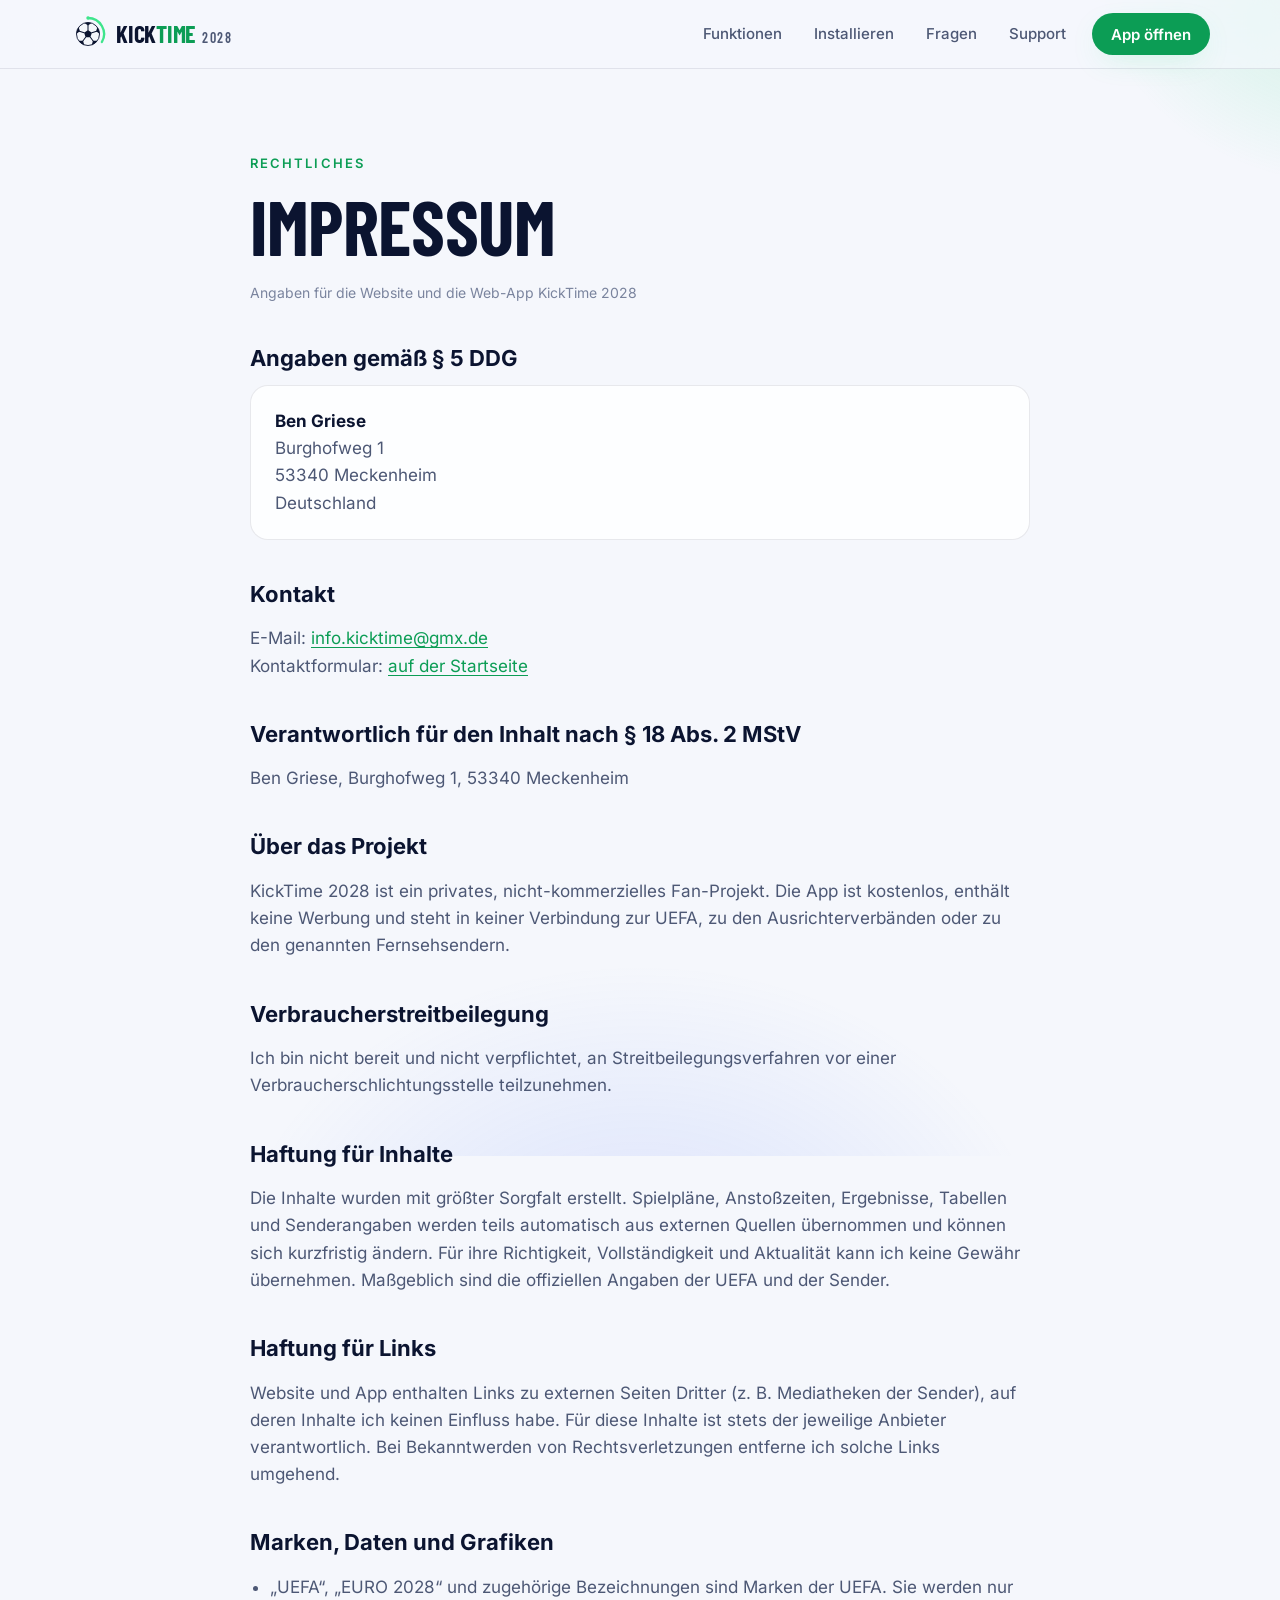
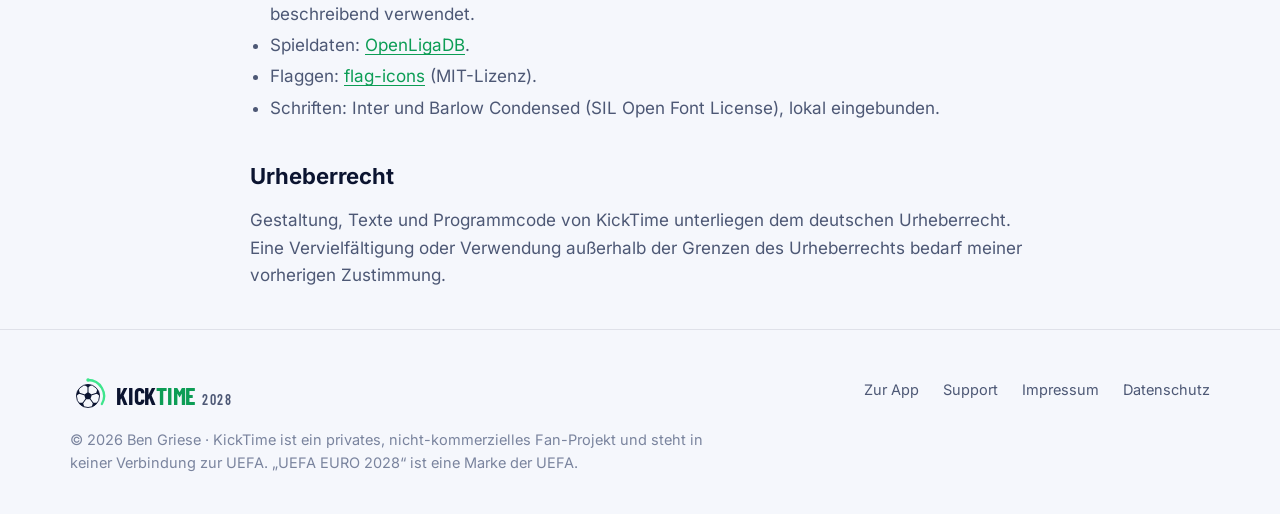
<file: impressum.html>
<!doctype html>
<html lang="de" class="no-js">
  <head>
    <meta charset="utf-8" />
    <meta name="viewport" content="width=device-width, initial-scale=1, viewport-fit=cover" />
    <title>Impressum · KickTime 2028</title>
    <meta name="description" content="Impressum von KickTime 2028 – Anbieterkennzeichnung nach § 5 DDG." />
    <meta name="theme-color" content="#070c1b" />
    <link rel="icon" href="favicon.svg" type="image/svg+xml" />
    <link rel="apple-touch-icon" href="apple-touch-icon.png" />
    <link rel="preload" href="assets/fonts/barlow-condensed-700.woff2" as="font" type="font/woff2" crossorigin />
        <link rel="stylesheet" href="assets/css/style.css" />
    <meta name="robots" content="noindex, follow" />
    <script>
      document.documentElement.classList.replace("no-js", "js");
    </script>
  </head>
  <body>
    <a class="skip-link" href="#inhalt">Zum Inhalt springen</a>

    <header class="site-header">
      <div class="container header-inner">
        <a class="brand" href="./" aria-label="KickTime 2028 – Startseite">
          <img src="assets/img/logo.svg" alt="" width="36" height="36" />
          <span class="wordmark">Kick<b>Time</b><small>2028</small></span>
        </a>
        <button class="menu-toggle" type="button" aria-controls="nav" aria-expanded="false">
          <span class="sr-only">Menü</span>
          <svg viewBox="0 0 24 24" fill="none" stroke="currentColor" stroke-width="2" stroke-linecap="round" aria-hidden="true">
            <path d="M4 7h16M4 12h16M4 17h16" />
          </svg>
        </button>
        <nav class="nav" id="nav" aria-label="Hauptnavigation">
          <a href="./#funktionen">Funktionen</a>
          <a href="./#installieren">Installieren</a>
          <a href="./#fragen">Fragen</a>
          <a href="./#support">Support</a>
          <a class="btn btn-primary btn-sm" href="https://kicktime2028.ben-online35.workers.dev">App öffnen</a>
        </nav>
      </div>
    </header>

    <main id="inhalt" class="legal">
      <div class="container legal-wrap">
        <span class="eyebrow">Rechtliches</span>
        <h1 class="display">Impressum</h1>
        <p class="updated">Angaben für die Website und die Web-App KickTime 2028</p>

        <h2>Angaben gemäß § 5 DDG</h2>
        <div class="card">
          <p><strong>Ben Griese</strong><br />Burghofweg 1<br />53340 Meckenheim<br />Deutschland</p>
        </div>

        <h2>Kontakt</h2>
        <p>
          E-Mail: <a href="mailto:info.kicktime@gmx.de">info.kicktime@gmx.de</a><br />
          Kontaktformular: <a href="index.html#support-form">auf der Startseite</a>
        </p>

        <h2>Verantwortlich für den Inhalt nach § 18 Abs. 2 MStV</h2>
        <p>Ben Griese, Burghofweg 1, 53340 Meckenheim</p>

        <h2>Über das Projekt</h2>
        <p>
          KickTime 2028 ist ein privates, nicht-kommerzielles Fan-Projekt. Die App ist kostenlos, enthält
          keine Werbung und steht in keiner Verbindung zur UEFA, zu den Ausrichterverbänden oder zu den
          genannten Fernsehsendern.
        </p>

        <h2>Verbraucherstreitbeilegung</h2>
        <p>
          Ich bin nicht bereit und nicht verpflichtet, an Streitbeilegungsverfahren vor einer
          Verbraucherschlichtungsstelle teilzunehmen.
        </p>

        <h2>Haftung für Inhalte</h2>
        <p>
          Die Inhalte wurden mit größter Sorgfalt erstellt. Spielpläne, Anstoßzeiten, Ergebnisse,
          Tabellen und Senderangaben werden teils automatisch aus externen Quellen übernommen und können
          sich kurzfristig ändern. Für ihre Richtigkeit, Vollständigkeit und Aktualität kann ich keine
          Gewähr übernehmen. Maßgeblich sind die offiziellen Angaben der UEFA und der Sender.
        </p>

        <h2>Haftung für Links</h2>
        <p>
          Website und App enthalten Links zu externen Seiten Dritter (z. B. Mediatheken der Sender), auf
          deren Inhalte ich keinen Einfluss habe. Für diese Inhalte ist stets der jeweilige Anbieter
          verantwortlich. Bei Bekanntwerden von Rechtsverletzungen entferne ich solche Links umgehend.
        </p>

        <h2>Marken, Daten und Grafiken</h2>
        <ul>
          <li>„UEFA“, „EURO 2028“ und zugehörige Bezeichnungen sind Marken der UEFA. Sie werden nur beschreibend verwendet.</li>
          <li>Spieldaten: <a href="https://www.openligadb.de" rel="noopener">OpenLigaDB</a>.</li>
          <li>Flaggen: <a href="https://github.com/lipis/flag-icons" rel="noopener">flag-icons</a> (MIT-Lizenz).</li>
          <li>Schriften: Inter und Barlow Condensed (SIL Open Font License), lokal eingebunden.</li>
        </ul>

        <h2>Urheberrecht</h2>
        <p>
          Gestaltung, Texte und Programmcode von KickTime unterliegen dem deutschen Urheberrecht. Eine
          Vervielfältigung oder Verwendung außerhalb der Grenzen des Urheberrechts bedarf meiner
          vorherigen Zustimmung.
        </p>
      </div>
    </main>

    <footer class="site-footer">
      <div class="container">
        <div class="footer-grid">
          <a class="brand" href="./" aria-label="KickTime 2028 – Startseite">
            <img src="assets/img/logo.svg" alt="" width="32" height="32" />
            <span class="wordmark">Kick<b>Time</b><small>2028</small></span>
          </a>
          <nav class="footer-links" aria-label="Rechtliches">
            <a href="https://kicktime2028.ben-online35.workers.dev">Zur App</a>
            <a href="./#support">Support</a>
            <a href="impressum.html">Impressum</a>
            <a href="datenschutz.html">Datenschutz</a>
          </nav>
        </div>
        <p>
          © <span data-year>2026</span> Ben Griese · KickTime ist ein privates, nicht-kommerzielles Fan-Projekt und steht in keiner Verbindung zur UEFA. „UEFA EURO 2028“ ist eine Marke der UEFA.
        </p>
      </div>
    </footer>

    <script src="assets/js/main.js" defer></script>
  </body>
</html>
</file>
<file: assets/css/style.css>
/* ==========================================================================
   KickTime 2028 – Support- & Infoseite
   Farben und Schriften wie in der App (dunkles Navy, Rasengrün).
   ========================================================================== */

@font-face {
  font-family: "Inter";
  font-style: normal;
  font-weight: 100 900;
  font-display: swap;
  src: url("../fonts/inter-latin-wght.woff2") format("woff2-variations");
}
@font-face {
  font-family: "Barlow Condensed";
  font-style: normal;
  font-weight: 600;
  font-display: swap;
  src: url("../fonts/barlow-condensed-600.woff2") format("woff2");
}
@font-face {
  font-family: "Barlow Condensed";
  font-style: normal;
  font-weight: 700;
  font-display: swap;
  src: url("../fonts/barlow-condensed-700.woff2") format("woff2");
}

:root {
  --bg: #070c1b;
  --bg-2: #0b1430;
  --card: rgba(255, 255, 255, 0.045);
  --card-solid: #111a33;
  --card-hover: rgba(255, 255, 255, 0.075);
  --border: rgba(255, 255, 255, 0.09);
  --border-strong: rgba(255, 255, 255, 0.16);
  --text: #f3f5fb;
  --muted: #a3acc4;
  --faint: #6f7a96;
  --primary: #3ee58c;
  --primary-ink: #052615;
  --primary-soft: rgba(62, 229, 140, 0.12);
  --gold: #f4c95d;
  --live: #ff5a4f;
  --glow-1: rgba(62, 229, 140, 0.22);
  --glow-2: rgba(70, 110, 255, 0.22);
  --shadow: 0 30px 80px -20px rgba(0, 0, 0, 0.6);
  --radius: 22px;
  --display: "Barlow Condensed", "Inter", system-ui, sans-serif;
  --sans: "Inter", system-ui, -apple-system, "Segoe UI", Roboto, sans-serif;
  color-scheme: dark;
}

@media (prefers-color-scheme: light) {
  :root {
    --bg: #f5f7fc;
    --bg-2: #eaeef8;
    --card: rgba(255, 255, 255, 0.8);
    --card-solid: #ffffff;
    --card-hover: #ffffff;
    --border: rgba(11, 20, 48, 0.09);
    --border-strong: rgba(11, 20, 48, 0.16);
    --text: #0b1430;
    --muted: #4d5875;
    --faint: #7a849e;
    --primary: #0c9d55;
    --primary-ink: #ffffff;
    --primary-soft: rgba(12, 157, 85, 0.1);
    --gold: #b7860b;
    --glow-1: rgba(62, 229, 140, 0.25);
    --glow-2: rgba(90, 130, 255, 0.18);
    --shadow: 0 30px 70px -25px rgba(11, 20, 48, 0.35);
    color-scheme: light;
  }
}

*,
*::before,
*::after {
  box-sizing: border-box;
}

html {
  scroll-behavior: smooth;
  scroll-padding-top: 84px;
  -webkit-text-size-adjust: 100%;
}

body {
  margin: 0;
  font-family: var(--sans);
  font-size: 17px;
  line-height: 1.6;
  color: var(--text);
  background: var(--bg);
  -webkit-font-smoothing: antialiased;
  overflow-x: hidden;
}

/* weiche Lichtflecken im Hintergrund */
body::before {
  content: "";
  position: fixed;
  inset: -20vmax;
  z-index: -1;
  background:
    radial-gradient(40vmax 30vmax at 15% 0%, var(--glow-2), transparent 60%),
    radial-gradient(35vmax 30vmax at 90% 15%, var(--glow-1), transparent 60%),
    radial-gradient(50vmax 40vmax at 50% 110%, var(--glow-2), transparent 65%);
  pointer-events: none;
}

img {
  max-width: 100%;
  display: block;
}

a {
  color: var(--primary);
  text-decoration-thickness: 1px;
  text-underline-offset: 3px;
}

:focus-visible {
  outline: 3px solid var(--primary);
  outline-offset: 3px;
  border-radius: 8px;
}

.container {
  width: min(1140px, 100% - 32px);
  margin-inline: auto;
}

.sr-only {
  position: absolute;
  width: 1px;
  height: 1px;
  overflow: hidden;
  clip: rect(0 0 0 0);
  white-space: nowrap;
}

.skip-link {
  position: absolute;
  left: 16px;
  top: -60px;
  z-index: 100;
  padding: 10px 16px;
  border-radius: 999px;
  background: var(--primary);
  color: var(--primary-ink);
  font-weight: 600;
  text-decoration: none;
}
.skip-link:focus {
  top: 12px;
}

/* ---------- Typo ---------- */

h1,
h2,
h3 {
  margin: 0;
  line-height: 1.05;
}

.display {
  font-family: var(--display);
  font-weight: 700;
  text-transform: uppercase;
  letter-spacing: -0.005em;
}

.eyebrow {
  display: inline-flex;
  align-items: center;
  gap: 8px;
  font-size: 13px;
  font-weight: 600;
  letter-spacing: 0.16em;
  text-transform: uppercase;
  color: var(--primary);
}

.lead {
  font-size: clamp(17px, 2.2vw, 20px);
  color: var(--muted);
  max-width: 34em;
}

.section-head {
  max-width: 720px;
  margin-bottom: 40px;
}
.section-head h2 {
  font-size: clamp(36px, 5.5vw, 56px);
  margin: 10px 0 14px;
}
.section-head p {
  margin: 0;
  color: var(--muted);
  font-size: 18px;
}
.center {
  text-align: center;
  margin-inline: auto;
}

/* ---------- Knöpfe ---------- */

.btn {
  display: inline-flex;
  align-items: center;
  justify-content: center;
  gap: 10px;
  min-height: 52px;
  padding: 0 26px;
  border-radius: 999px;
  border: 1px solid transparent;
  font: 600 16px/1 var(--sans);
  text-decoration: none;
  cursor: pointer;
  transition:
    transform 0.15s ease,
    background-color 0.2s ease,
    border-color 0.2s ease,
    box-shadow 0.2s ease;
}
.btn:active {
  transform: scale(0.98);
}
.btn svg {
  width: 18px;
  height: 18px;
  flex: none;
}
.btn-primary {
  background: var(--primary);
  color: var(--primary-ink);
  box-shadow: 0 10px 30px -10px var(--glow-1);
}
.btn-primary:hover {
  box-shadow: 0 14px 40px -10px var(--primary);
}
.btn-ghost {
  background: var(--card);
  border-color: var(--border-strong);
  color: var(--text);
  backdrop-filter: blur(10px);
}
.btn-ghost:hover {
  background: var(--card-hover);
}
.btn-sm {
  min-height: 42px;
  padding: 0 18px;
  font-size: 15px;
}

/* ---------- Kopfzeile ---------- */

.site-header {
  position: sticky;
  top: 0;
  z-index: 50;
  backdrop-filter: saturate(160%) blur(16px);
  -webkit-backdrop-filter: saturate(160%) blur(16px);
  background: color-mix(in srgb, var(--bg) 72%, transparent);
  border-bottom: 1px solid var(--border);
}
.header-inner {
  display: flex;
  align-items: center;
  justify-content: space-between;
  gap: 16px;
  height: 68px;
}
.brand {
  display: inline-flex;
  align-items: center;
  gap: 10px;
  color: var(--text);
  text-decoration: none;
}
.brand img {
  width: 36px;
  height: 36px;
}
.wordmark {
  font-family: var(--display);
  font-weight: 700;
  font-size: 24px;
  text-transform: uppercase;
  letter-spacing: -0.01em;
  line-height: 1;
}
.wordmark b {
  color: var(--primary);
  font-weight: 700;
}
.wordmark small {
  margin-left: 6px;
  font-size: 14px;
  font-weight: 600;
  letter-spacing: 0.12em;
  color: var(--muted);
}
.nav {
  display: flex;
  align-items: center;
  gap: 4px;
}
.nav a:not(.btn) {
  padding: 8px 14px;
  border-radius: 999px;
  color: var(--muted);
  font-size: 15px;
  font-weight: 500;
  text-decoration: none;
  transition:
    color 0.2s,
    background-color 0.2s;
}
.nav a:not(.btn):hover,
.nav a[aria-current="page"] {
  color: var(--text);
  background: var(--card);
}
.nav .btn {
  margin-left: 8px;
}
.menu-toggle {
  display: none;
}

@media (max-width: 860px) {
  .menu-toggle {
    display: inline-flex;
    align-items: center;
    justify-content: center;
    width: 44px;
    height: 44px;
    border-radius: 999px;
    border: 1px solid var(--border-strong);
    background: var(--card);
    color: var(--text);
    cursor: pointer;
  }
  .menu-toggle svg {
    width: 22px;
    height: 22px;
  }
  .nav {
    position: absolute;
    top: 68px;
    left: 0;
    right: 0;
    flex-direction: column;
    align-items: stretch;
    gap: 2px;
    padding: 12px 16px 20px;
    background: var(--bg);
    border-bottom: 1px solid var(--border);
    box-shadow: var(--shadow);
    display: none;
  }
  .nav.open {
    display: flex;
  }
  .nav a:not(.btn) {
    padding: 14px 12px;
    font-size: 17px;
  }
  .nav .btn {
    margin: 10px 0 0;
  }
}

/* ---------- Hero ---------- */

.hero {
  padding: clamp(48px, 9vw, 110px) 0 clamp(56px, 8vw, 100px);
}
.hero-grid {
  display: grid;
  grid-template-columns: 1.05fr 1fr;
  gap: 48px;
  align-items: center;
}
.hero h1 {
  font-size: clamp(52px, 8.4vw, 104px);
  line-height: 0.92;
  margin: 18px 0 22px;
}
.hero h1 span {
  color: var(--primary);
}
.hero-actions {
  display: flex;
  flex-wrap: wrap;
  gap: 12px;
  margin-top: 32px;
}
.hero-facts {
  display: flex;
  flex-wrap: wrap;
  gap: 10px 22px;
  margin: 28px 0 0;
  padding: 0;
  list-style: none;
  color: var(--muted);
  font-size: 15px;
}
.hero-facts li {
  display: inline-flex;
  align-items: center;
  gap: 8px;
}
.hero-facts svg {
  width: 18px;
  height: 18px;
  color: var(--primary);
}

.pill {
  display: inline-flex;
  align-items: center;
  gap: 8px;
  padding: 7px 14px;
  border-radius: 999px;
  border: 1px solid var(--border-strong);
  background: var(--card);
  font-size: 13.5px;
  font-weight: 600;
  color: var(--muted);
}
.pill .dot {
  width: 8px;
  height: 8px;
  border-radius: 50%;
  background: var(--primary);
  box-shadow: 0 0 0 4px var(--primary-soft);
}

/* Handy-Rahmen */
.phones {
  position: relative;
  height: clamp(520px, 62vw, 640px);
}
.phone {
  position: absolute;
  width: clamp(230px, 27vw, 300px);
  aspect-ratio: 390 / 844;
  padding: 10px;
  border-radius: 46px;
  background: linear-gradient(160deg, #2a3350, #0d1326);
  box-shadow:
    var(--shadow),
    inset 0 0 0 1px rgba(255, 255, 255, 0.12);
}
.phone::before {
  content: "";
  position: absolute;
  top: 18px;
  left: 50%;
  width: 30%;
  height: 22px;
  translate: -50% 0;
  border-radius: 999px;
  background: #000;
  z-index: 2;
}
.phone img {
  width: 100%;
  height: 100%;
  object-fit: cover;
  object-position: top;
  border-radius: 37px;
}
.phone-front {
  right: 4%;
  top: 0;
  z-index: 2;
  rotate: 3deg;
}
.phone-back {
  left: 2%;
  top: 70px;
  rotate: -6deg;
  opacity: 0.95;
}

@media (max-width: 900px) {
  .hero-grid {
    grid-template-columns: 1fr;
  }
  .phones {
    height: 560px;
    max-width: 480px;
    width: 100%;
    margin-inline: auto;
  }
  .phone {
    width: 240px;
  }
  .phone-front {
    right: 0;
  }
  .phone-back {
    left: 0;
  }
}
@media (max-width: 420px) {
  .phones {
    height: 470px;
  }
  .phone {
    width: 200px;
    border-radius: 38px;
    padding: 8px;
  }
  .phone img {
    border-radius: 31px;
  }
}

/* ---------- Abschnitte ---------- */

section {
  padding: clamp(64px, 9vw, 110px) 0;
}
.band {
  background: linear-gradient(180deg, transparent, var(--bg-2) 18%, var(--bg-2) 82%, transparent);
}

/* Funktionen */
.features {
  display: grid;
  grid-template-columns: repeat(3, 1fr);
  gap: 16px;
}
.feature {
  position: relative;
  padding: 28px;
  border-radius: var(--radius);
  border: 1px solid var(--border);
  background: var(--card);
  backdrop-filter: blur(10px);
  transition:
    transform 0.25s ease,
    border-color 0.25s ease,
    background-color 0.25s ease;
}
.feature:hover {
  transform: translateY(-3px);
  border-color: var(--border-strong);
  background: var(--card-hover);
}
.feature .icon {
  display: grid;
  place-items: center;
  width: 48px;
  height: 48px;
  margin-bottom: 18px;
  border-radius: 14px;
  background: var(--primary-soft);
  color: var(--primary);
}
.feature .icon svg {
  width: 24px;
  height: 24px;
}
.feature h3 {
  font-size: 19px;
  font-weight: 700;
  line-height: 1.25;
  margin-bottom: 8px;
}
.feature p {
  margin: 0;
  color: var(--muted);
  font-size: 15.5px;
}
@media (max-width: 900px) {
  .features {
    grid-template-columns: 1fr 1fr;
  }
}
@media (max-width: 600px) {
  .features {
    grid-template-columns: 1fr;
  }
}

/* Bildergalerie */
.gallery {
  display: grid;
  grid-template-columns: repeat(3, 1fr);
  gap: 28px;
  align-items: start;
}
.gallery figure {
  margin: 0;
  text-align: center;
}
.gallery .phone {
  position: relative;
  width: 100%;
  max-width: 290px;
  margin-inline: auto;
}
.gallery figcaption {
  margin-top: 20px;
}
.gallery figcaption strong {
  display: block;
  font-family: var(--display);
  font-size: 26px;
  text-transform: uppercase;
  line-height: 1.1;
}
.gallery figcaption span {
  color: var(--muted);
  font-size: 15.5px;
}
.gallery figure:nth-child(2) {
  margin-top: 40px;
}
@media (max-width: 900px) {
  .gallery {
    grid-template-columns: none;
    grid-auto-flow: column;
    grid-auto-columns: min(78%, 280px);
    overflow-x: auto;
    scroll-snap-type: x mandatory;
    padding: 8px 4px 24px;
    margin-inline: -4px;
    scrollbar-width: none;
  }
  .gallery::-webkit-scrollbar {
    display: none;
  }
  .gallery figure {
    scroll-snap-align: center;
  }
  .gallery figure:nth-child(2) {
    margin-top: 0;
  }
}

/* Installieren */
.install {
  display: grid;
  grid-template-columns: 1fr 1fr;
  gap: 16px;
}
.install-card {
  padding: 30px;
  border-radius: var(--radius);
  border: 1px solid var(--border);
  background: var(--card);
}
.install-card header {
  display: flex;
  align-items: center;
  gap: 12px;
  margin-bottom: 18px;
}
.install-card header svg {
  width: 28px;
  height: 28px;
}
.install-card h3 {
  font-family: var(--display);
  font-size: 28px;
  text-transform: uppercase;
}
.install-card small {
  display: block;
  color: var(--faint);
  font-size: 13px;
}
.steps {
  counter-reset: step;
  margin: 0;
  padding: 0;
  list-style: none;
}
.steps li {
  counter-increment: step;
  display: grid;
  grid-template-columns: 34px 1fr;
  gap: 14px;
  padding: 10px 0;
  color: var(--muted);
}
.steps li::before {
  content: counter(step);
  display: grid;
  place-items: center;
  width: 34px;
  height: 34px;
  border-radius: 50%;
  background: var(--primary-soft);
  color: var(--primary);
  font-family: var(--display);
  font-weight: 700;
  font-size: 18px;
}
.steps strong {
  color: var(--text);
  font-weight: 600;
}
.note {
  margin-top: 18px;
  padding: 14px 16px;
  border-radius: 14px;
  background: var(--primary-soft);
  color: var(--text);
  font-size: 14.5px;
}
@media (max-width: 760px) {
  .install {
    grid-template-columns: 1fr;
  }
}

/* FAQ */
.faq {
  max-width: 820px;
  margin-inline: auto;
  display: grid;
  gap: 10px;
}
.faq details {
  border-radius: 18px;
  border: 1px solid var(--border);
  background: var(--card);
  transition:
    border-color 0.2s,
    background-color 0.2s;
}
.faq details[open] {
  border-color: var(--border-strong);
  background: var(--card-hover);
}
.faq summary {
  display: flex;
  align-items: center;
  justify-content: space-between;
  gap: 16px;
  padding: 20px 22px;
  cursor: pointer;
  font-weight: 600;
  font-size: 17px;
  list-style: none;
}
.faq summary::-webkit-details-marker {
  display: none;
}
.faq summary::after {
  content: "";
  flex: none;
  width: 12px;
  height: 12px;
  border-right: 2px solid var(--muted);
  border-bottom: 2px solid var(--muted);
  rotate: 45deg;
  translate: 0 -3px;
  transition: rotate 0.2s ease;
}
.faq details[open] summary::after {
  rotate: 225deg;
  translate: 0 3px;
}
.faq .answer {
  padding: 0 22px 20px;
  color: var(--muted);
}
.faq .answer p {
  margin: 0 0 10px;
}
.faq .answer p:last-child {
  margin: 0;
}

/* Support */
.support {
  display: grid;
  grid-template-columns: 0.9fr 1.1fr;
  gap: 24px;
  align-items: start;
}
.contact-cards {
  display: grid;
  gap: 12px;
}
.contact-card {
  display: flex;
  align-items: center;
  gap: 16px;
  padding: 20px;
  border-radius: 18px;
  border: 1px solid var(--border);
  background: var(--card);
  color: var(--text);
  text-decoration: none;
  transition:
    border-color 0.2s,
    background-color 0.2s;
}
a.contact-card:hover {
  border-color: var(--border-strong);
  background: var(--card-hover);
}
.contact-card .icon {
  display: grid;
  place-items: center;
  flex: none;
  width: 46px;
  height: 46px;
  border-radius: 14px;
  background: var(--primary-soft);
  color: var(--primary);
}
.contact-card .icon svg {
  width: 22px;
  height: 22px;
}
.contact-card small {
  display: block;
  color: var(--faint);
  font-size: 13px;
}
.contact-card strong {
  font-weight: 600;
  word-break: break-word;
}

.form {
  padding: 30px;
  border-radius: var(--radius);
  border: 1px solid var(--border);
  background: var(--card);
}
.form .row {
  display: grid;
  grid-template-columns: 1fr 1fr;
  gap: 14px;
}
.field {
  display: grid;
  gap: 7px;
  margin-bottom: 16px;
}
.field label {
  font-size: 14px;
  font-weight: 600;
}
.field input,
.field select,
.field textarea {
  width: 100%;
  min-height: 50px;
  padding: 12px 16px;
  border-radius: 14px;
  border: 1px solid var(--border-strong);
  background: color-mix(in srgb, var(--bg) 60%, transparent);
  color: var(--text);
  font: 16px/1.5 var(--sans);
  transition:
    border-color 0.2s,
    box-shadow 0.2s;
}
.field textarea {
  min-height: 150px;
  resize: vertical;
}
.field input:focus,
.field select:focus,
.field textarea:focus {
  outline: none;
  border-color: var(--primary);
  box-shadow: 0 0 0 4px var(--primary-soft);
}
.consent {
  display: flex;
  gap: 12px;
  align-items: flex-start;
  margin: 4px 0 20px;
  color: var(--muted);
  font-size: 14px;
}
.consent input {
  flex: none;
  width: 20px;
  height: 20px;
  margin-top: 2px;
  accent-color: var(--primary);
}
.form .btn {
  width: 100%;
}
.form-status {
  margin: 14px 0 0;
  font-size: 15px;
  min-height: 1.5em;
}
.form-status.ok {
  color: var(--primary);
}
.form-status.err {
  color: var(--live);
}
.hp {
  position: absolute;
  left: -10000px;
}
@media (max-width: 860px) {
  .support {
    grid-template-columns: 1fr;
  }
}
@media (max-width: 520px) {
  .form {
    padding: 22px;
  }
  .form .row {
    grid-template-columns: 1fr;
    gap: 0;
  }
}

/* CTA-Band */
.cta {
  position: relative;
  overflow: hidden;
  padding: clamp(36px, 6vw, 64px);
  border-radius: 32px;
  border: 1px solid var(--border-strong);
  background:
    radial-gradient(60% 120% at 100% 0%, var(--glow-1), transparent 60%),
    radial-gradient(60% 120% at 0% 100%, var(--glow-2), transparent 60%),
    var(--card-solid);
  display: flex;
  align-items: center;
  justify-content: space-between;
  gap: 28px;
  flex-wrap: wrap;
}
.cta h2 {
  font-size: clamp(34px, 5vw, 54px);
}
.cta p {
  margin: 10px 0 0;
  color: var(--muted);
}

/* ---------- Rechtstexte ---------- */

.legal {
  padding-top: clamp(40px, 7vw, 80px);
}
.legal-wrap {
  max-width: 780px;
  margin-inline: auto;
}
.legal h1 {
  font-size: clamp(46px, 8vw, 76px);
  margin: 10px 0 16px;
}
.legal .updated {
  color: var(--faint);
  font-size: 14px;
  margin: 0 0 36px;
}
.legal h2 {
  font-size: 22px;
  font-weight: 700;
  line-height: 1.3;
  margin: 40px 0 12px;
}
.legal h3 {
  font-size: 17px;
  font-weight: 700;
  margin: 24px 0 8px;
}
.legal p,
.legal li {
  color: var(--muted);
}
.legal strong {
  color: var(--text);
}
.legal ul {
  padding-left: 20px;
}
.legal li {
  margin: 4px 0;
}
.legal .card {
  padding: 22px 24px;
  border-radius: 18px;
  border: 1px solid var(--border);
  background: var(--card);
}
.legal .card p {
  margin: 0;
}
.toc {
  display: flex;
  flex-wrap: wrap;
  gap: 8px;
  margin: 0 0 8px;
  padding: 0;
  list-style: none;
}
.toc a {
  display: inline-block;
  padding: 7px 13px;
  border-radius: 999px;
  border: 1px solid var(--border);
  background: var(--card);
  color: var(--muted);
  font-size: 14px;
  text-decoration: none;
}
.toc a:hover {
  color: var(--text);
  border-color: var(--border-strong);
}

/* ---------- Fußzeile ---------- */

.site-footer {
  margin-top: 40px;
  padding: 48px 0 calc(40px + env(safe-area-inset-bottom));
  border-top: 1px solid var(--border);
  color: var(--faint);
  font-size: 14.5px;
}
.footer-grid {
  display: flex;
  justify-content: space-between;
  align-items: flex-start;
  gap: 28px;
  flex-wrap: wrap;
}
.footer-links {
  display: flex;
  flex-wrap: wrap;
  gap: 8px 24px;
}
.footer-links a {
  color: var(--muted);
  text-decoration: none;
}
.footer-links a:hover {
  color: var(--text);
}
.site-footer p {
  margin: 14px 0 0;
  max-width: 46em;
}

/* ---------- Bewegung ---------- */

.js .reveal {
  opacity: 0;
  translate: 0 18px;
  transition:
    opacity 0.7s ease,
    translate 0.7s ease;
}
.js .reveal.visible {
  opacity: 1;
  translate: 0 0;
}

@media (prefers-reduced-motion: reduce) {
  html {
    scroll-behavior: auto;
  }
  .js .reveal {
    opacity: 1;
    translate: none;
    transition: none;
  }
  * {
    transition: none !important;
  }
}

.legal .toc {
  padding: 0;
}
.legal .card ul {
  margin: 0;
}
</file>
